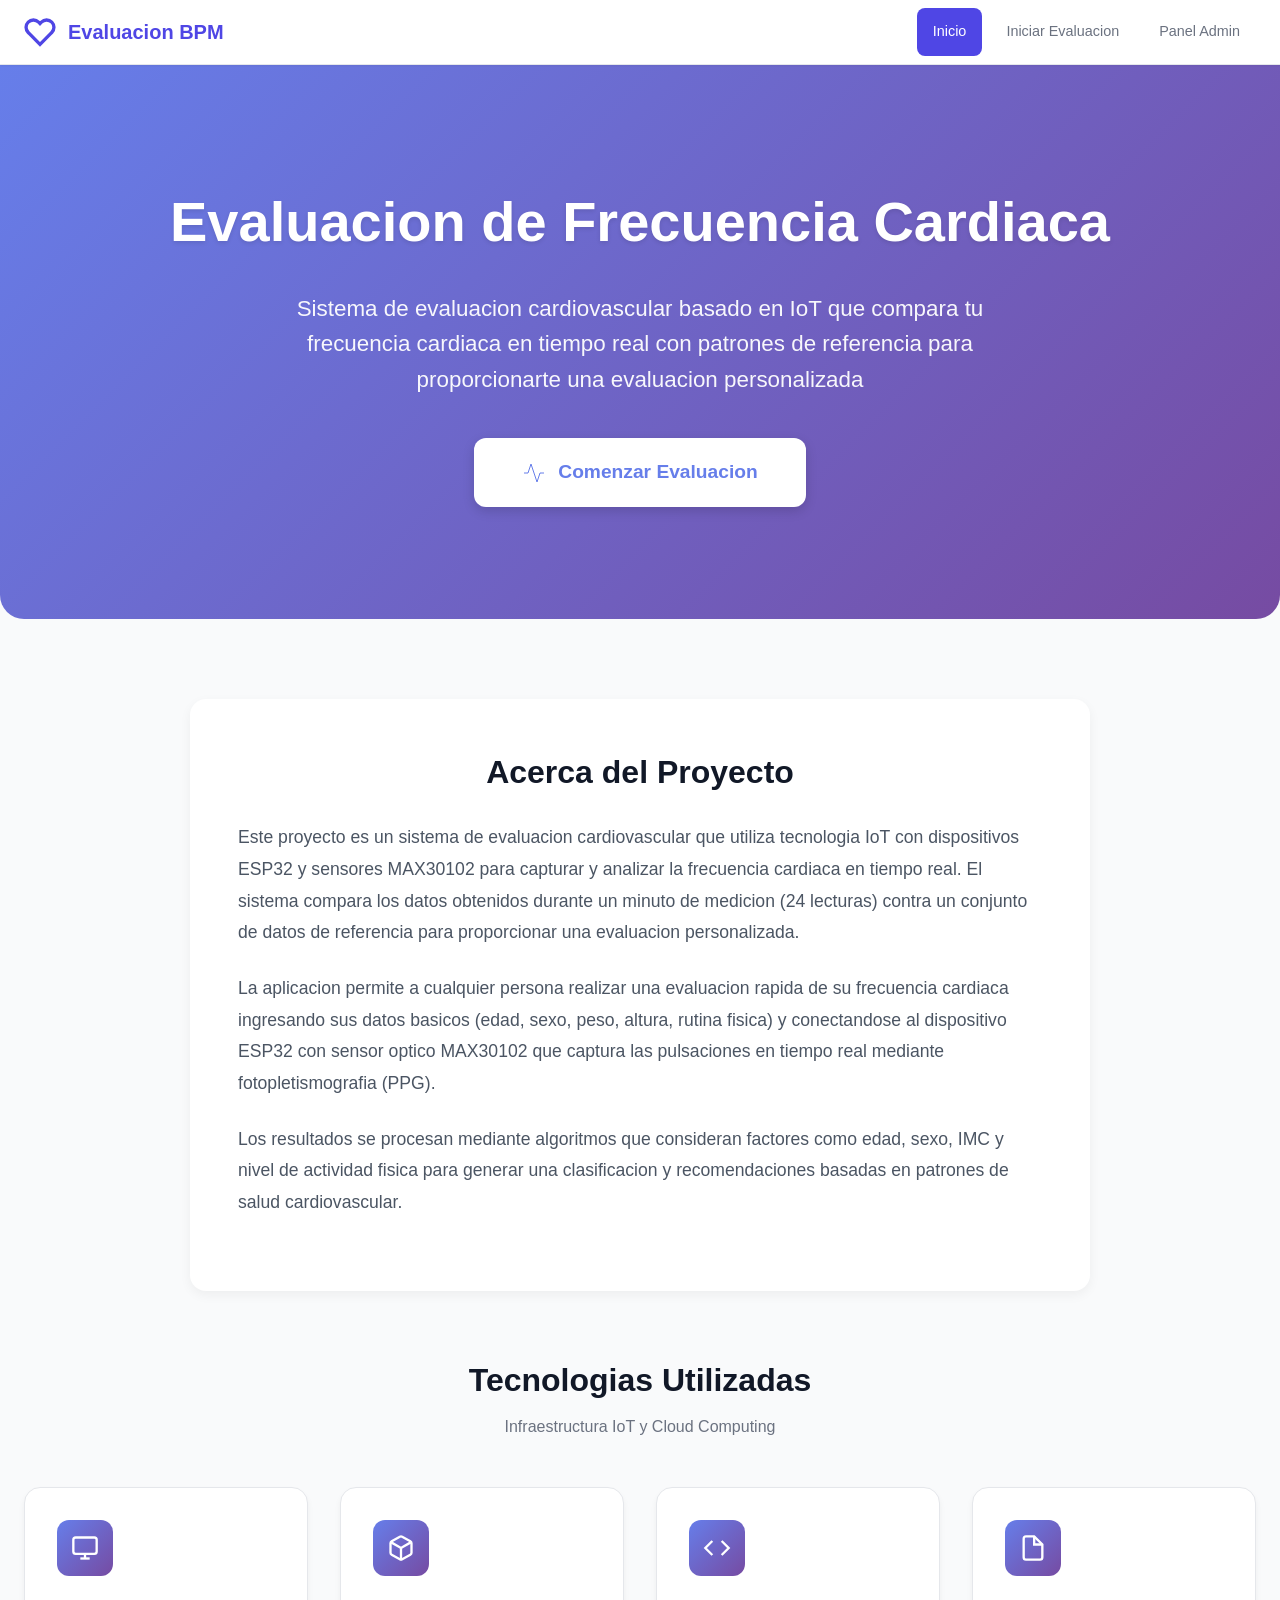
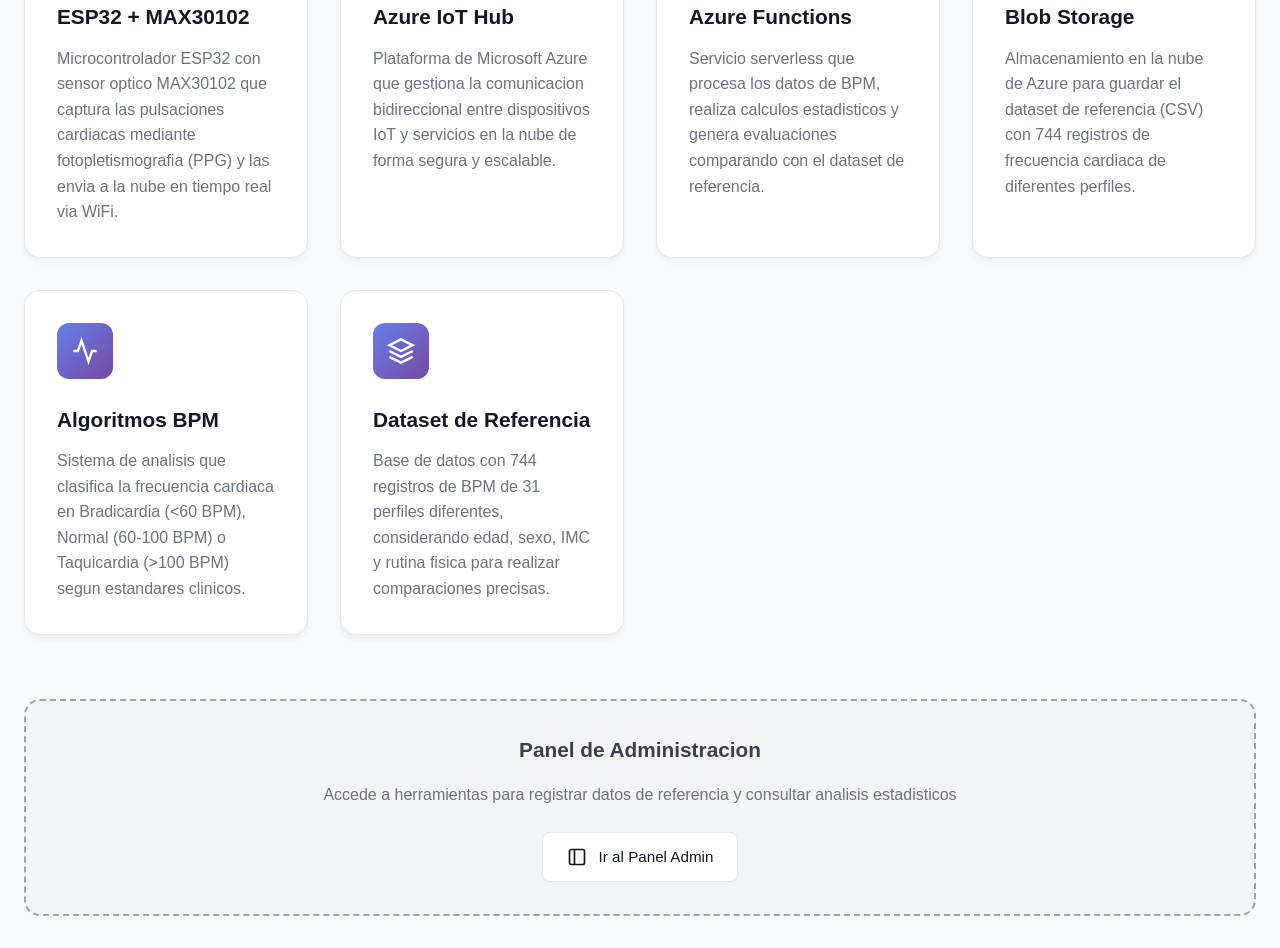
<file: index.html>
<!DOCTYPE html>
<html lang="es">
<head>
  <meta charset="UTF-8">
  <meta name="viewport" content="width=device-width, initial-scale=1.0">
  <title>Evaluacion de Frecuencia Cardiaca - Proyecto IoT</title>
  <link rel="stylesheet" href="css/global.css">
  <style>
    .hero {
      background: linear-gradient(135deg, #667eea 0%, #764ba2 100%);
      color: white;
      padding: 5rem 0;
      text-align: center;
      margin-bottom: 3rem;
      border-radius: 0 0 24px 24px;
    }
    
    .hero-title {
      font-size: 3.5rem;
      font-weight: 800;
      margin-bottom: 1.5rem;
      text-shadow: 0 2px 4px rgba(0,0,0,0.1);
    }
    
    .hero-subtitle {
      font-size: 1.4rem;
      opacity: 0.95;
      max-width: 700px;
      margin: 0 auto 2.5rem;
      line-height: 1.6;
    }
    
    .hero-btn-primary {
      background: white;
      color: #667eea;
      padding: 1.2rem 3rem;
      border-radius: 12px;
      text-decoration: none;
      font-weight: 700;
      font-size: 1.2rem;
      transition: all 0.3s;
      box-shadow: 0 4px 12px rgba(0,0,0,0.15);
      display: inline-flex;
      align-items: center;
      gap: 0.75rem;
    }
    
    .hero-btn-primary:hover {
      transform: translateY(-3px);
      box-shadow: 0 8px 16px rgba(0,0,0,0.2);
    }
    
    .hero-btn-primary svg {
      width: 24px;
      height: 24px;
    }
    
    .about-section {
      max-width: 900px;
      margin: 0 auto 4rem;
      padding: 3rem;
      background: white;
      border-radius: 16px;
      box-shadow: 0 4px 12px rgba(0,0,0,0.05);
    }
    
    .about-title {
      font-size: 2rem;
      font-weight: 700;
      margin-bottom: 1.5rem;
      color: #111827;
      text-align: center;
    }
    
    .about-text {
      font-size: 1.1rem;
      line-height: 1.8;
      color: #4B5563;
      margin-bottom: 1.5rem;
    }
    
    .tech-grid {
      display: grid;
      grid-template-columns: repeat(auto-fit, minmax(280px, 1fr));
      gap: 2rem;
      margin-top: 3rem;
    }
    
    .tech-card {
      background: white;
      padding: 2rem;
      border-radius: 16px;
      box-shadow: 0 4px 6px rgba(0,0,0,0.05);
      border: 1px solid #E5E7EB;
      transition: all 0.3s;
    }
    
    .tech-card:hover {
      transform: translateY(-4px);
      box-shadow: 0 12px 24px rgba(0,0,0,0.1);
    }
    
    .tech-icon {
      width: 56px;
      height: 56px;
      background: linear-gradient(135deg, #667eea 0%, #764ba2 100%);
      border-radius: 12px;
      display: flex;
      align-items: center;
      justify-content: center;
      margin-bottom: 1.5rem;
    }
    
    .tech-icon svg {
      width: 28px;
      height: 28px;
      stroke: white;
      stroke-width: 2px;
    }
    
    .tech-title {
      font-size: 1.3rem;
      font-weight: 700;
      margin-bottom: 0.75rem;
      color: #111827;
    }
    
    .tech-description {
      color: #6B7280;
      line-height: 1.6;
    }
    
    .admin-banner {
      background: #F3F4F6;
      border: 2px dashed #9CA3AF;
      border-radius: 16px;
      padding: 2rem;
      text-align: center;
      margin-top: 4rem;
    }
    
    .admin-banner h3 {
      font-size: 1.3rem;
      color: #374151;
      margin-bottom: 1rem;
    }
    
    .admin-banner p {
      color: #6B7280;
      margin-bottom: 1.5rem;
    }
    
    @media (max-width: 768px) {
      .hero-title {
        font-size: 2.2rem;
      }
      
      .hero-subtitle {
        font-size: 1.1rem;
      }
      
      .tech-grid {
        grid-template-columns: 1fr;
      }
    }
  </style>
</head>
<body>
  <!-- Navigation -->
  <nav class="navbar">
    <div class="nav-container">
      <a href="index.html" class="nav-brand">
        <svg class="brand-icon" viewBox="0 0 24 24" fill="none" stroke="currentColor">
          <path d="M20.84 4.61a5.5 5.5 0 00-7.78 0L12 5.67l-1.06-1.06a5.5 5.5 0 00-7.78 7.78l1.06 1.06L12 21.23l7.78-7.78 1.06-1.06a5.5 5.5 0 000-7.78z"/>
        </svg>
        Evaluacion BPM
      </a>
      <button class="nav-toggle" onclick="toggleMenu()">
        <svg viewBox="0 0 24 24" fill="none" stroke="currentColor">
          <line x1="3" y1="12" x2="21" y2="12"/>
          <line x1="3" y1="6" x2="21" y2="6"/>
          <line x1="3" y1="18" x2="21" y2="18"/>
        </svg>
      </button>
      <div class="nav-menu" id="navMenu">
        <a href="index.html" class="nav-link active">Inicio</a>
        <a href="evaluacion.html" class="nav-link">Iniciar Evaluacion</a>
        <a href="admin.html" class="nav-link">Panel Admin</a>
      </div>
    </div>
  </nav>

  <!-- Hero Section -->
  <div class="hero">
    <div class="container">
      <h1 class="hero-title">Evaluacion de Frecuencia Cardiaca</h1>
      <p class="hero-subtitle">
        Sistema de evaluacion cardiovascular basado en IoT que compara tu frecuencia cardiaca 
        en tiempo real con patrones de referencia para proporcionarte una evaluacion personalizada
      </p>
      <a href="evaluacion.html" class="hero-btn-primary">
        <svg viewBox="0 0 24 24" fill="none" stroke="currentColor">
          <polyline points="22 12 18 12 15 21 9 3 6 12 2 12"/>
        </svg>
        Comenzar Evaluacion
      </a>
    </div>
  </div>

  <!-- Main Content -->
  <div class="container">
    <!-- About Section -->
    <div class="about-section">
      <h2 class="about-title">Acerca del Proyecto</h2>
      <p class="about-text">
        Este proyecto es un sistema de evaluacion cardiovascular que utiliza tecnologia IoT 
        con dispositivos ESP32 y sensores MAX30102 para capturar y analizar la frecuencia 
        cardiaca en tiempo real. El sistema compara los datos obtenidos durante un minuto 
        de medicion (24 lecturas) contra un conjunto de datos de referencia para proporcionar 
        una evaluacion personalizada.
      </p>
      <p class="about-text">
        La aplicacion permite a cualquier persona realizar una evaluacion rapida de su 
        frecuencia cardiaca ingresando sus datos basicos (edad, sexo, peso, altura, rutina fisica) 
        y conectandose al dispositivo ESP32 con sensor optico MAX30102 que captura las pulsaciones 
        en tiempo real mediante fotopletismografia (PPG).
      </p>
      <p class="about-text">
        Los resultados se procesan mediante algoritmos que consideran factores como edad, 
        sexo, IMC y nivel de actividad fisica para generar una clasificacion y recomendaciones 
        basadas en patrones de salud cardiovascular.
      </p>
    </div>

    <!-- Technology Stack -->
    <div class="page-header" style="text-align: center; margin-top: 4rem;">
      <h2 class="page-title">Tecnologias Utilizadas</h2>
      <p class="page-subtitle">Infraestructura IoT y Cloud Computing</p>
    </div>

    <div class="tech-grid">
      <div class="tech-card">
        <div class="tech-icon">
          <svg viewBox="0 0 24 24" fill="none" stroke="currentColor">
            <rect x="2" y="3" width="20" height="14" rx="2" ry="2"/>
            <line x1="8" y1="21" x2="16" y2="21"/>
            <line x1="12" y1="17" x2="12" y2="21"/>
          </svg>
        </div>
        <h3 class="tech-title">ESP32 + MAX30102</h3>
        <p class="tech-description">
          Microcontrolador ESP32 con sensor optico MAX30102 que captura las pulsaciones cardiacas 
          mediante fotopletismografia (PPG) y las envia a la nube en tiempo real via WiFi.
        </p>
      </div>

      <div class="tech-card">
        <div class="tech-icon">
          <svg viewBox="0 0 24 24" fill="none" stroke="currentColor">
            <path d="M21 16V8a2 2 0 00-1-1.73l-7-4a2 2 0 00-2 0l-7 4A2 2 0 003 8v8a2 2 0 001 1.73l7 4a2 2 0 002 0l7-4A2 2 0 0021 16z"/>
            <polyline points="3.27 6.96 12 12.01 20.73 6.96"/>
            <line x1="12" y1="22.08" x2="12" y2="12"/>
          </svg>
        </div>
        <h3 class="tech-title">Azure IoT Hub</h3>
        <p class="tech-description">
          Plataforma de Microsoft Azure que gestiona la comunicacion bidireccional entre 
          dispositivos IoT y servicios en la nube de forma segura y escalable.
        </p>
      </div>

      <div class="tech-card">
        <div class="tech-icon">
          <svg viewBox="0 0 24 24" fill="none" stroke="currentColor">
            <polyline points="16 18 22 12 16 6"/>
            <polyline points="8 6 2 12 8 18"/>
          </svg>
        </div>
        <h3 class="tech-title">Azure Functions</h3>
        <p class="tech-description">
          Servicio serverless que procesa los datos de BPM, realiza calculos estadisticos 
          y genera evaluaciones comparando con el dataset de referencia.
        </p>
      </div>

      <div class="tech-card">
        <div class="tech-icon">
          <svg viewBox="0 0 24 24" fill="none" stroke="currentColor">
            <path d="M13 2H6a2 2 0 00-2 2v16a2 2 0 002 2h12a2 2 0 002-2V9z"/>
            <polyline points="13 2 13 9 20 9"/>
          </svg>
        </div>
        <h3 class="tech-title">Blob Storage</h3>
        <p class="tech-description">
          Almacenamiento en la nube de Azure para guardar el dataset de referencia (CSV) 
          con 744 registros de frecuencia cardiaca de diferentes perfiles.
        </p>
      </div>

      <div class="tech-card">
        <div class="tech-icon">
          <svg viewBox="0 0 24 24" fill="none" stroke="currentColor">
            <polyline points="22 12 18 12 15 21 9 3 6 12 2 12"/>
          </svg>
        </div>
        <h3 class="tech-title">Algoritmos BPM</h3>
        <p class="tech-description">
          Sistema de analisis que clasifica la frecuencia cardiaca en Bradicardia (&lt;60 BPM), 
          Normal (60-100 BPM) o Taquicardia (&gt;100 BPM) segun estandares clinicos.
        </p>
      </div>

      <div class="tech-card">
        <div class="tech-icon">
          <svg viewBox="0 0 24 24" fill="none" stroke="currentColor">
            <path d="M12 2L2 7l10 5 10-5-10-5zM2 17l10 5 10-5M2 12l10 5 10-5"/>
          </svg>
        </div>
        <h3 class="tech-title">Dataset de Referencia</h3>
        <p class="tech-description">
          Base de datos con 744 registros de BPM de 31 perfiles diferentes, considerando 
          edad, sexo, IMC y rutina fisica para realizar comparaciones precisas.
        </p>
      </div>
    </div>

    <!-- Admin Banner -->
    <div class="admin-banner">
      <h3>Panel de Administracion</h3>
      <p>Accede a herramientas para registrar datos de referencia y consultar analisis estadisticos</p>
      <a href="admin.html" class="btn btn-secondary">
        <svg viewBox="0 0 24 24" fill="none" stroke="currentColor" style="width: 20px; height: 20px;">
          <rect x="3" y="3" width="18" height="18" rx="2" ry="2"/>
          <line x1="9" y1="3" x2="9" y2="21"/>
        </svg>
        Ir al Panel Admin
      </a>
    </div>
  </div>

  <script>
    function toggleMenu() {
      const menu = document.getElementById('navMenu');
      menu.classList.toggle('active');
    }
  </script>
</body>
</html>
</file>
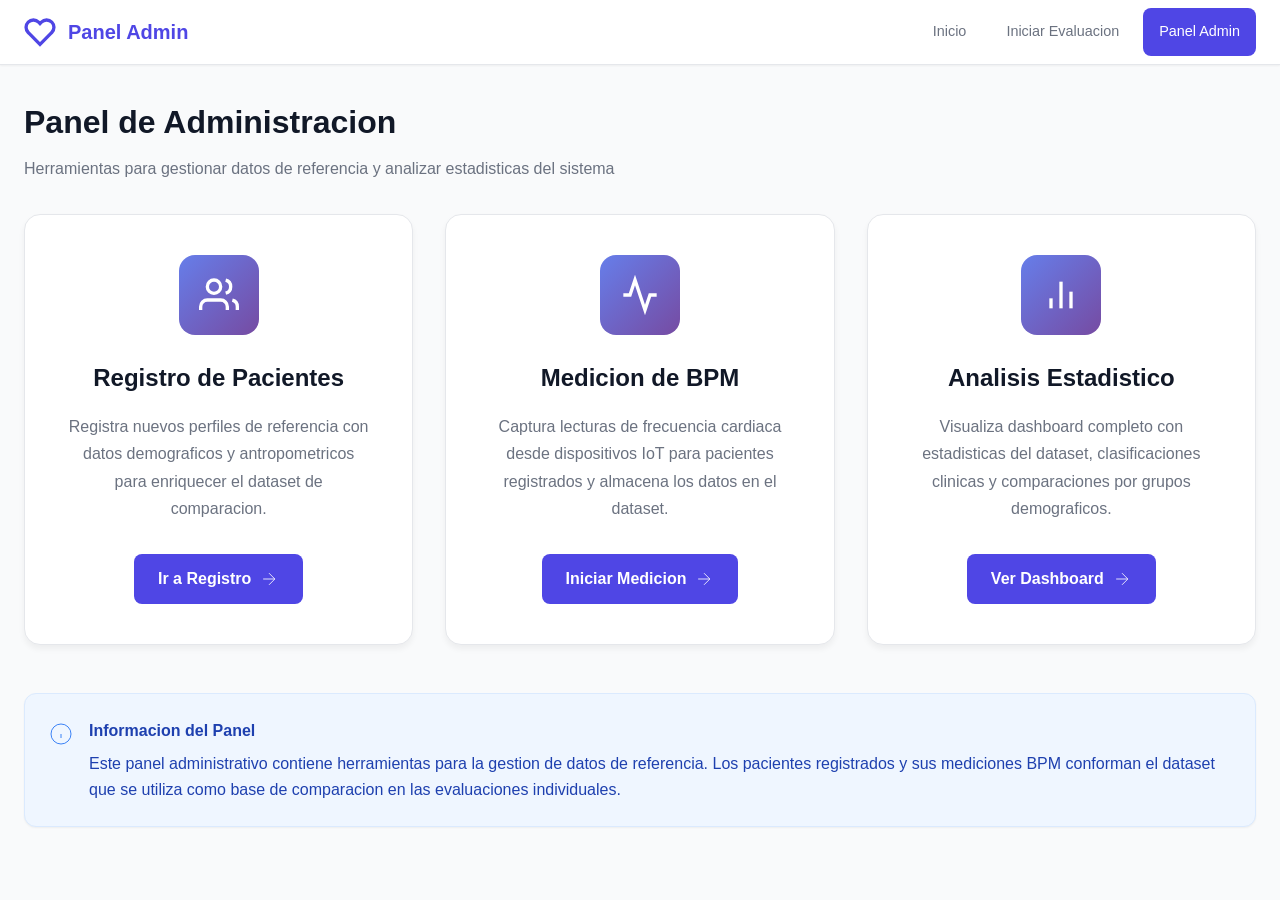
<file: admin.html>
<!DOCTYPE html>
<html lang="es">
<head>
  <meta charset="UTF-8">
  <meta name="viewport" content="width=device-width, initial-scale=1.0">
  <title>Panel de Administracion - Sistema BPM</title>
  <link rel="stylesheet" href="css/global.css">
  <style>
    .admin-grid {
      display: grid;
      grid-template-columns: repeat(auto-fit, minmax(320px, 1fr));
      gap: 2rem;
      margin-top: 2rem;
    }
    
    .admin-card {
      background: white;
      padding: 2.5rem;
      border-radius: 16px;
      box-shadow: 0 4px 6px rgba(0,0,0,0.05);
      border: 1px solid #E5E7EB;
      transition: all 0.3s;
      text-align: center;
    }
    
    .admin-card:hover {
      transform: translateY(-4px);
      box-shadow: 0 12px 24px rgba(0,0,0,0.1);
    }
    
    .admin-icon {
      width: 80px;
      height: 80px;
      background: linear-gradient(135deg, #667eea 0%, #764ba2 100%);
      border-radius: 16px;
      display: flex;
      align-items: center;
      justify-content: center;
      margin: 0 auto 1.5rem;
    }
    
    .admin-icon svg {
      width: 40px;
      height: 40px;
      stroke: white;
      stroke-width: 2px;
    }
    
    .admin-card-title {
      font-size: 1.5rem;
      font-weight: 700;
      margin-bottom: 1rem;
      color: #111827;
    }
    
    .admin-card-description {
      color: #6B7280;
      line-height: 1.7;
      margin-bottom: 2rem;
    }
    
    .admin-card-button {
      display: inline-flex;
      align-items: center;
      gap: 0.5rem;
      padding: 0.75rem 1.5rem;
      background: var(--primary);
      color: white;
      text-decoration: none;
      border-radius: 8px;
      font-weight: 600;
      transition: all 0.3s;
    }
    
    .admin-card-button:hover {
      background: var(--primary-dark);
      transform: translateX(4px);
    }
    
    .admin-card-button svg {
      width: 20px;
      height: 20px;
    }
  </style>
</head>
<body>
  <!-- Navigation -->
  <nav class="navbar">
    <div class="nav-container">
      <a href="index.html" class="nav-brand">
        <svg class="brand-icon" viewBox="0 0 24 24" fill="none" stroke="currentColor">
          <path d="M20.84 4.61a5.5 5.5 0 00-7.78 0L12 5.67l-1.06-1.06a5.5 5.5 0 00-7.78 7.78l1.06 1.06L12 21.23l7.78-7.78 1.06-1.06a5.5 5.5 0 000-7.78z"/>
        </svg>
        Panel Admin
      </a>
      <button class="nav-toggle" onclick="toggleMenu()">
        <svg viewBox="0 0 24 24" fill="none" stroke="currentColor">
          <line x1="3" y1="12" x2="21" y2="12"/>
          <line x1="3" y1="6" x2="21" y2="6"/>
          <line x1="3" y1="18" x2="21" y2="18"/>
        </svg>
      </button>
      <div class="nav-menu" id="navMenu">
        <a href="index.html" class="nav-link">Inicio</a>
        <a href="evaluacion.html" class="nav-link">Iniciar Evaluacion</a>
        <a href="admin.html" class="nav-link active">Panel Admin</a>
      </div>
    </div>
  </nav>

  <!-- Main Content -->
  <div class="container">
    <div class="page-header">
      <h1 class="page-title">Panel de Administracion</h1>
      <p class="page-subtitle">
        Herramientas para gestionar datos de referencia y analizar estadisticas del sistema
      </p>
    </div>

    <div class="admin-grid">
      <!-- Registro de Pacientes -->
      <div class="admin-card">
        <div class="admin-icon">
          <svg viewBox="0 0 24 24" fill="none" stroke="currentColor">
            <path d="M17 21v-2a4 4 0 00-4-4H5a4 4 0 00-4 4v2"/>
            <circle cx="9" cy="7" r="4"/>
            <path d="M23 21v-2a4 4 0 00-3-3.87M16 3.13a4 4 0 010 7.75"/>
          </svg>
        </div>
        <h3 class="admin-card-title">Registro de Pacientes</h3>
        <p class="admin-card-description">
          Registra nuevos perfiles de referencia con datos demograficos y antropometricos 
          para enriquecer el dataset de comparacion.
        </p>
        <a href="registro.html" class="admin-card-button">
          Ir a Registro
          <svg viewBox="0 0 24 24" fill="none" stroke="currentColor">
            <line x1="5" y1="12" x2="19" y2="12"/>
            <polyline points="12 5 19 12 12 19"/>
          </svg>
        </a>
      </div>

      <!-- Medicion BPM -->
      <div class="admin-card">
        <div class="admin-icon">
          <svg viewBox="0 0 24 24" fill="none" stroke="currentColor">
            <polyline points="22 12 18 12 15 21 9 3 6 12 2 12"/>
          </svg>
        </div>
        <h3 class="admin-card-title">Medicion de BPM</h3>
        <p class="admin-card-description">
          Captura lecturas de frecuencia cardiaca desde dispositivos IoT para pacientes 
          registrados y almacena los datos en el dataset.
        </p>
        <a href="medicion.html" class="admin-card-button">
          Iniciar Medicion
          <svg viewBox="0 0 24 24" fill="none" stroke="currentColor">
            <line x1="5" y1="12" x2="19" y2="12"/>
            <polyline points="12 5 19 12 12 19"/>
          </svg>
        </a>
      </div>

      <!-- Analisis de Datos -->
      <div class="admin-card">
        <div class="admin-icon">
          <svg viewBox="0 0 24 24" fill="none" stroke="currentColor">
            <line x1="18" y1="20" x2="18" y2="10"/>
            <line x1="12" y1="20" x2="12" y2="4"/>
            <line x1="6" y1="20" x2="6" y2="14"/>
          </svg>
        </div>
        <h3 class="admin-card-title">Analisis Estadistico</h3>
        <p class="admin-card-description">
          Visualiza dashboard completo con estadisticas del dataset, clasificaciones clinicas 
          y comparaciones por grupos demograficos.
        </p>
        <a href="analisis-pro.html" class="admin-card-button">
          Ver Dashboard
          <svg viewBox="0 0 24 24" fill="none" stroke="currentColor">
            <line x1="5" y1="12" x2="19" y2="12"/>
            <polyline points="12 5 19 12 12 19"/>
          </svg>
        </a>
      </div>
    </div>

    <!-- Info Card -->
    <div class="card" style="margin-top: 3rem; background: #EFF6FF; border: 1px solid #DBEAFE;">
      <div class="card-body">
        <div style="display: flex; gap: 1rem; align-items: start;">
          <svg style="width: 24px; height: 24px; stroke: #3B82F6; flex-shrink: 0; margin-top: 0.25rem;" viewBox="0 0 24 24" fill="none">
            <circle cx="12" cy="12" r="10"/>
            <path d="M12 16v-4M12 8h.01"/>
          </svg>
          <div>
            <h4 style="font-weight: 600; color: #1E40AF; margin-bottom: 0.5rem;">Informacion del Panel</h4>
            <p style="color: #1E40AF; line-height: 1.6;">
              Este panel administrativo contiene herramientas para la gestion de datos de referencia. 
              Los pacientes registrados y sus mediciones BPM conforman el dataset que se utiliza 
              como base de comparacion en las evaluaciones individuales.
            </p>
          </div>
        </div>
      </div>
    </div>
  </div>

  <script>
    function toggleMenu() {
      const menu = document.getElementById('navMenu');
      menu.classList.toggle('active');
    }
  </script>
</body>
</html>
</file>
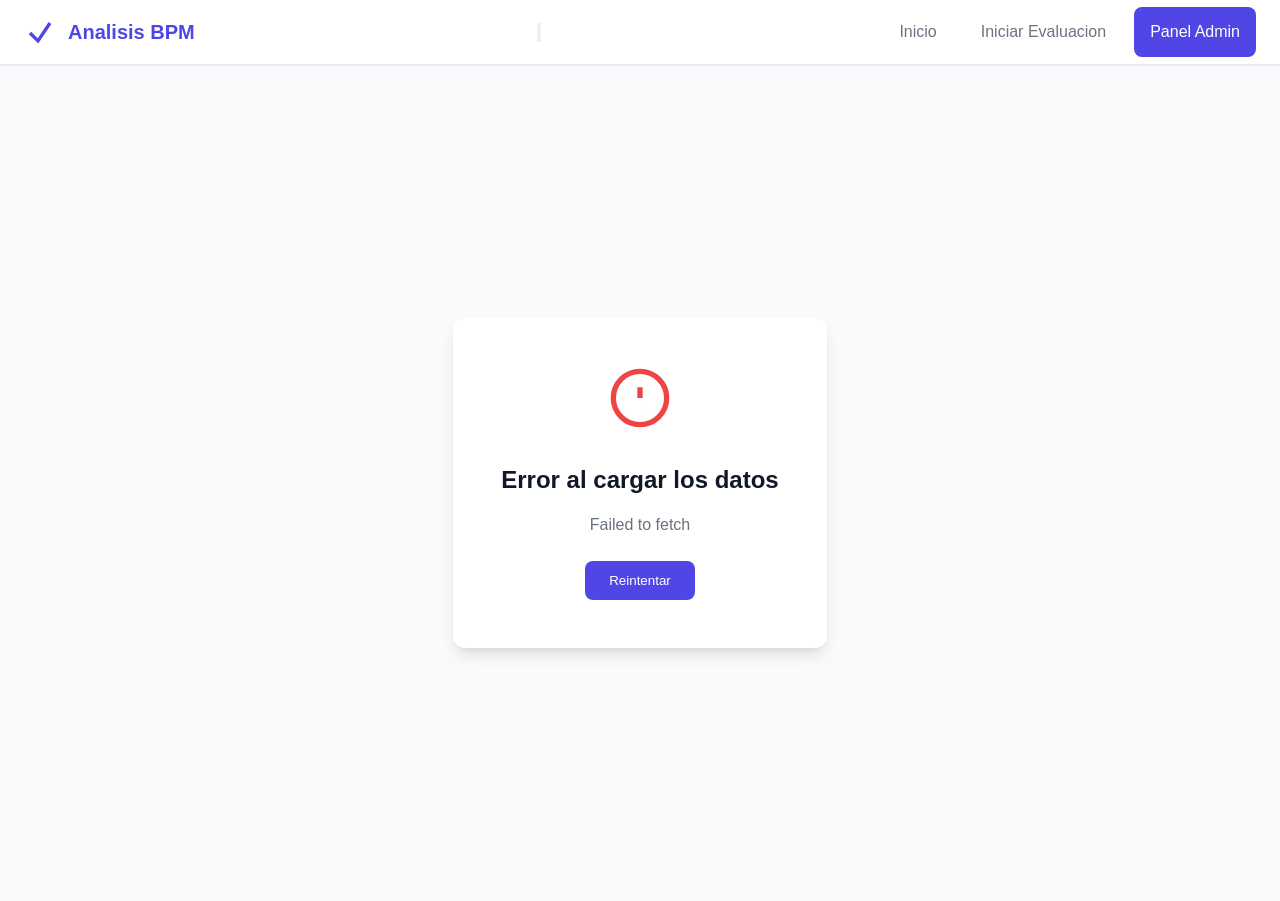
<file: analisis-pro.html>
<!DOCTYPE html>
<html lang="es">
<head>
  <meta charset="UTF-8">
  <meta name="viewport" content="width=device-width, initial-scale=1.0">
  <title>Análisis Cardíaco - Dashboard Profesional</title>
  <link rel="stylesheet" href="css/analisis-pro.css">
  <script src="js/chart.umd.min.js"></script>
<script src="js/analisis-pro.js"></script>
</head>
<body>
  <!-- Navigation Header -->
  <nav class="navbar">
    <div class="nav-container">
      <div class="nav-brand">
        <svg class="brand-icon" viewBox="0 0 24 24" fill="none" stroke="currentColor">
          <path d="M4.5 12.75l6 6 9-13.5"/>
        </svg>
        <span class="brand-text">Analisis BPM</span>
      </div>
      <button class="nav-toggle" onclick="toggleMenu()">
        <svg viewBox="0 0 24 24" fill="none" stroke="currentColor">
          <line x1="3" y1="12" x2="21" y2="12"/>
          <line x1="3" y1="6" x2="21" y2="6"/>
          <line x1="3" y1="18" x2="21" y2="18"/>
        </svg>
      </button>
      <div class="nav-menu" id="navMenu">
        <a href="index.html" class="nav-link">Inicio</a>
        <a href="evaluacion.html" class="nav-link">Iniciar Evaluacion</a>
        <a href="admin.html" class="nav-link active">Panel Admin</a>
      </div>
    </div>
  </nav>

  <!-- Loading State -->
  <div id="loading" class="loading-container">
    <div class="spinner"></div>
    <p class="loading-text">Cargando datos de análisis...</p>
  </div>

  <!-- Error State -->
  <div id="errorContainer" class="error-container hidden">
    <div class="error-card">
      <svg class="error-icon" viewBox="0 0 24 24" fill="none" stroke="currentColor">
        <circle cx="12" cy="12" r="10"/>
        <line x1="12" y1="8" x2="12" y2="12"/>
        <line x1="12" y1="16" x2="12.01" y2="16"/>
      </svg>
      <h3 class="error-title">Error al cargar los datos</h3>
      <p id="errorMessage" class="error-message"></p>
      <button onclick="location.reload()" class="error-button">Reintentar</button>
    </div>
  </div>

  <!-- Main Dashboard -->
  <main id="dashboard" class="dashboard hidden">
    <!-- Page Header -->
    <div class="page-header">
      <div>
        <h1 class="page-title">Análisis de Frecuencia Cardíaca</h1>
        <p class="page-subtitle">Resumen estadístico de 30 pacientes monitoreados</p>
      </div>
      <div class="header-actions">
        <button class="btn-secondary" onclick="window.print()">
          <svg viewBox="0 0 24 24" fill="none" stroke="currentColor">
            <path d="M6 9V2h12v7M6 18H4a2 2 0 01-2-2v-5a2 2 0 012-2h16a2 2 0 012 2v5a2 2 0 01-2 2h-2"/>
            <rect x="6" y="14" width="12" height="8"/>
          </svg>
          Imprimir
        </button>
        <button class="btn-primary" onclick="exportarDatos()">
          <svg viewBox="0 0 24 24" fill="none" stroke="currentColor">
            <path d="M21 15v4a2 2 0 01-2 2H5a2 2 0 01-2-2v-4M7 10l5 5 5-5M12 15V3"/>
          </svg>
          Exportar
        </button>
      </div>
    </div>

    <!-- Metrics Cards -->
    <div class="metrics-grid">
      <div class="metric-card">
        <div class="metric-icon metric-icon-blue">
          <svg viewBox="0 0 24 24" fill="none" stroke="currentColor">
            <path d="M17 21v-2a4 4 0 00-4-4H5a4 4 0 00-4 4v2"/>
            <circle cx="9" cy="7" r="4"/>
            <path d="M23 21v-2a4 4 0 00-3-3.87M16 3.13a4 4 0 010 7.75"/>
          </svg>
        </div>
        <div class="metric-content">
          <p class="metric-label">Total Pacientes</p>
          <h2 id="totalPacientes" class="metric-value">--</h2>
          <p class="metric-trend trend-neutral">
            <span>Monitoreados activamente</span>
          </p>
        </div>
      </div>

      <div class="metric-card">
        <div class="metric-icon metric-icon-green">
          <svg viewBox="0 0 24 24" fill="none" stroke="currentColor">
            <polyline points="22 12 18 12 15 21 9 3 6 12 2 12"/>
          </svg>
        </div>
        <div class="metric-content">
          <p class="metric-label">Lecturas Totales</p>
          <h2 id="totalMuestras" class="metric-value">--</h2>
          <p class="metric-trend trend-positive">
            <svg viewBox="0 0 24 24" fill="none" stroke="currentColor">
              <polyline points="23 6 13.5 15.5 8.5 10.5 1 18"/>
            </svg>
            <span id="lecturasPorPaciente">24 por paciente</span>
          </p>
        </div>
      </div>

      <div class="metric-card">
        <div class="metric-icon metric-icon-purple">
          <svg viewBox="0 0 24 24" fill="none" stroke="currentColor">
            <path d="M20.84 4.61a5.5 5.5 0 00-7.78 0L12 5.67l-1.06-1.06a5.5 5.5 0 00-7.78 7.78l1.06 1.06L12 21.23l7.78-7.78 1.06-1.06a5.5 5.5 0 000-7.78z"/>
          </svg>
        </div>
        <div class="metric-content">
          <p class="metric-label">BPM Promedio</p>
          <h2 id="promedioGeneral" class="metric-value">--</h2>
          <p class="metric-trend trend-neutral">
            <span>Rango saludable</span>
          </p>
        </div>
      </div>

      <div class="metric-card">
        <div class="metric-icon metric-icon-orange">
          <svg viewBox="0 0 24 24" fill="none" stroke="currentColor">
            <line x1="12" y1="1" x2="12" y2="23"/>
            <path d="M17 5H9.5a3.5 3.5 0 000 7h5a3.5 3.5 0 010 7H6"/>
          </svg>
        </div>
        <div class="metric-content">
          <p class="metric-label">Rango BPM</p>
          <h2 id="rangoBpm" class="metric-value">--</h2>
          <p class="metric-trend trend-neutral">
            <span>Min - Max</span>
          </p>
        </div>
      </div>
    </div>

    <!-- Main Content Grid -->
    <div class="content-grid">
      <!-- Left Column: Executive Summary -->
      <div class="content-left">
        <div class="card">
          <div class="card-header">
            <h3 class="card-title">Resumen Ejecutivo</h3>
            <span class="card-badge">Análisis Completo</span>
          </div>
          <div class="card-body">
            <div id="resumenEjecutivo" class="executive-summary">
              <!-- Dynamic content -->
            </div>

            <div class="summary-section">
              <h4 class="summary-title">Clasificación Clínica</h4>
              <div class="classification-list">
                <div class="classification-item classification-low">
                  <div class="classification-header">
                    <span class="classification-label">Bradicardia</span>
                    <span id="bradicardia" class="classification-value">-- (--%)span>
                  </div>
                  <div class="classification-bar">
                    <div id="barBradicardia" class="classification-fill" style="width: 0%"></div>
                  </div>
                  <p class="classification-desc">Frecuencia cardíaca < 60 BPM</p>
                </div>

                <div class="classification-item classification-normal">
                  <div class="classification-header">
                    <span class="classification-label">Normal</span>
                    <span id="normal" class="classification-value">-- (--%)span>
                  </div>
                  <div class="classification-bar">
                    <div id="barNormal" class="classification-fill" style="width: 0%"></div>
                  </div>
                  <p class="classification-desc">Frecuencia cardíaca 60-100 BPM</p>
                </div>

                <div class="classification-item classification-high">
                  <div class="classification-header">
                    <span class="classification-label">Taquicardia</span>
                    <span id="elevado" class="classification-value">-- (--%)span>
                  </div>
                  <div class="classification-bar">
                    <div id="barElevado" class="classification-fill" style="width: 0%"></div>
                  </div>
                  <p class="classification-desc">Frecuencia cardíaca > 100 BPM</p>
                </div>
              </div>
            </div>

            <div class="summary-section">
              <h4 class="summary-title">Hallazgos Principales</h4>
              <div id="hallazgos" class="findings-list">
                <!-- Dynamic content -->
              </div>
            </div>
          </div>
        </div>
      </div>

      <!-- Right Column: Charts -->
      <div class="content-right">
        <!-- Distribution Chart -->
        <div class="card">
          <div class="card-header">
            <h3 class="card-title">Distribución de Clasificación</h3>
            <select class="card-select" id="chartTypeSelect" onchange="cambiarTipoGrafica()">
              <option value="doughnut">Gráfica de Dona</option>
              <option value="pie">Gráfica Circular</option>
              <option value="bar">Gráfica de Barras</option>
            </select>
          </div>
          <div class="card-body">
            <div class="chart-container">
              <canvas id="chartClasificacion"></canvas>
            </div>
            <div id="chartLegend" class="chart-legend">
              <!-- Dynamic legend -->
            </div>
          </div>
        </div>

        <!-- Comparison Charts Grid -->
        <div class="charts-grid">
          <div class="card">
            <div class="card-header">
              <h3 class="card-title">Por Grupo de Edad</h3>
            </div>
            <div class="card-body">
              <div class="chart-container-small">
                <canvas id="chartEdad"></canvas>
              </div>
            </div>
          </div>

          <div class="card">
            <div class="card-header">
              <h3 class="card-title">Por Sexo</h3>
            </div>
            <div class="card-body">
              <div class="chart-container-small">
                <canvas id="chartSexo"></canvas>
              </div>
            </div>
          </div>

          <div class="card">
            <div class="card-header">
              <h3 class="card-title">Por Rutina Física</h3>
            </div>
            <div class="card-body">
              <div class="chart-container-small">
                <canvas id="chartRutina"></canvas>
              </div>
            </div>
          </div>
        </div>
      </div>
    </div>

    <!-- Data Table -->
    <div class="card">
      <div class="card-header">
        <h3 class="card-title">Promedios Detallados por Grupo</h3>
        <button class="btn-icon" onclick="toggleTable()">
          <svg id="tableToggleIcon" viewBox="0 0 24 24" fill="none" stroke="currentColor">
            <polyline points="6 9 12 15 18 9"/>
          </svg>
        </button>
      </div>
      <div id="dataTable" class="card-body">
        <div class="table-container">
          <table class="data-table">
            <thead>
              <tr>
                <th>Categoría</th>
                <th>Grupo</th>
                <th>BPM Promedio</th>
                <th>Lecturas</th>
                <th>Clasificación</th>
              </tr>
            </thead>
            <tbody id="tableBody">
              <!-- Dynamic rows -->
            </tbody>
          </table>
        </div>
      </div>
    </div>
  </main>

  <script>
    function toggleMenu() {
      const menu = document.getElementById('navMenu');
      menu.classList.toggle('active');
    }
  </script>
  <script src="js/analisis-pro.js"></script>
</body>
</html>
</file>
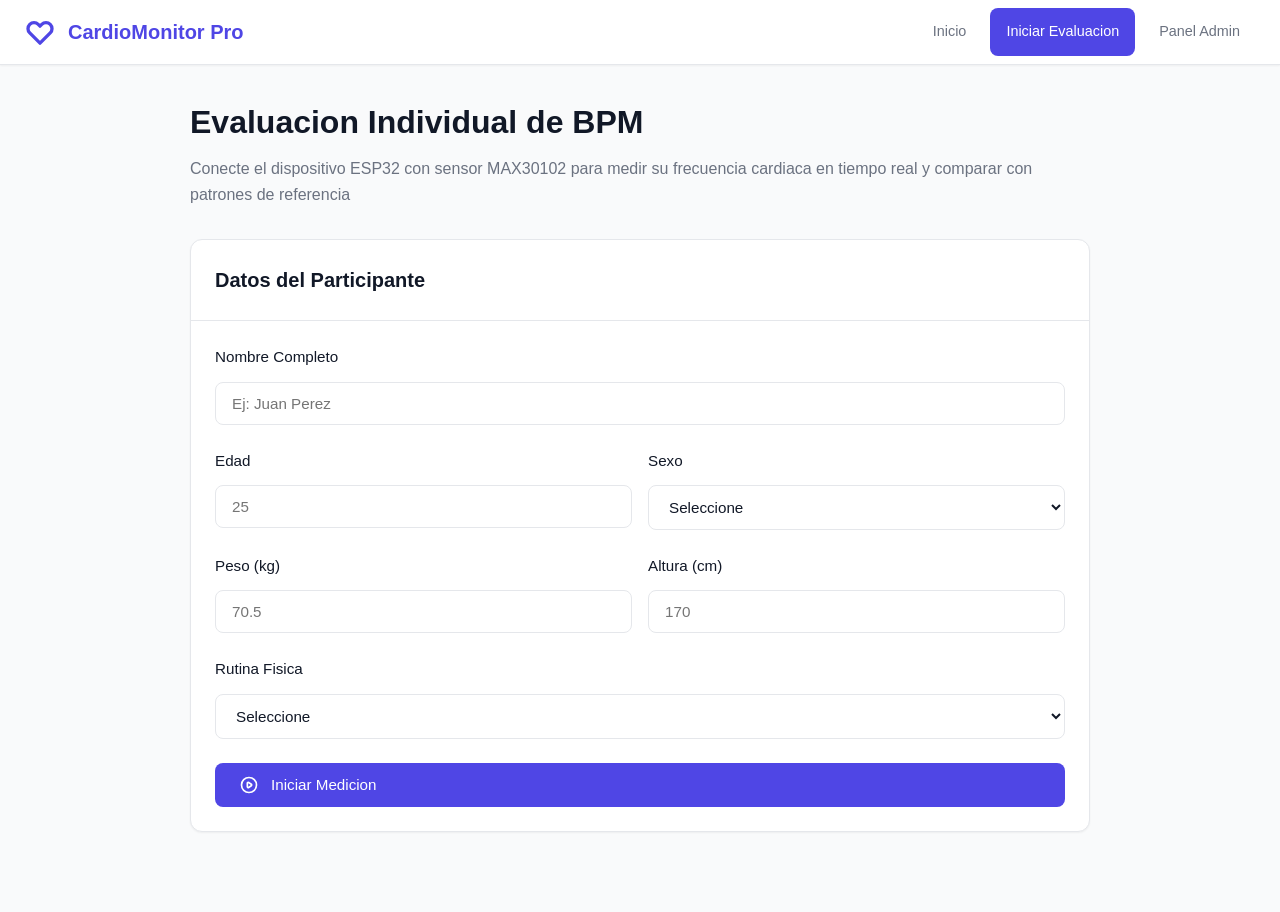
<file: evaluacion.html>
<!DOCTYPE html>
<html lang="es">
<head>
  <meta charset="UTF-8">
  <meta name="viewport" content="width=device-width, initial-scale=1.0">
  <title>Evaluacion BPM - CardioMonitor Pro</title>
  <link rel="stylesheet" href="css/global.css">
  <style>
    /* Estilos especificos de evaluacion */
    .evaluation-section {
      max-width: 900px;
      margin: 0 auto;
    }

    .form-section {
      margin-bottom: var(--spacing-2xl);
    }

    .measurement-panel {
      margin-top: var(--spacing-2xl);
      text-align: center;
    }

    .bpm-display-large {
      font-size: 5rem;
      font-weight: 700;
      color: var(--primary);
      margin: var(--spacing-xl) 0;
      text-shadow: 0 2px 4px rgba(0,0,0,0.1);
    }

    .measurement-counter {
      font-size: 1.25rem;
      color: var(--text-secondary);
      margin-bottom: var(--spacing-xl);
    }

    .measurement-stats {
      display: grid;
      grid-template-columns: repeat(3, 1fr);
      gap: var(--spacing-lg);
      margin-top: var(--spacing-xl);
    }

    .stat-box {
      background: var(--bg-tertiary);
      padding: var(--spacing-lg);
      border-radius: var(--border-radius-sm);
      text-align: center;
    }

    .stat-label {
      display: block;
      font-size: 0.875rem;
      color: var(--text-secondary);
      margin-bottom: var(--spacing-sm);
      text-transform: uppercase;
      letter-spacing: 0.05em;
    }

    .stat-value {
      display: block;
      font-size: 2rem;
      font-weight: 700;
      color: var(--text-primary);
    }

    .result-container {
      margin-top: var(--spacing-2xl);
    }

    .result-header {
      text-align: center;
      margin-bottom: var(--spacing-xl);
    }

    .result-header h2 {
      font-size: 1.75rem;
      color: var(--text-primary);
      margin-bottom: var(--spacing-sm);
    }

    .result-metrics {
      display: grid;
      grid-template-columns: repeat(2, 1fr);
      gap: var(--spacing-lg);
      margin-bottom: var(--spacing-xl);
    }

    .metric-card {
      background: var(--bg-tertiary);
      padding: var(--spacing-lg);
      border-radius: var(--border-radius);
      border-left: 4px solid var(--primary);
    }

    .metric-card strong {
      display: block;
      font-size: 0.875rem;
      color: var(--text-secondary);
      margin-bottom: var(--spacing-sm);
      text-transform: uppercase;
      letter-spacing: 0.05em;
    }

    .metric-card span {
      display: block;
      font-size: 1.5rem;
      font-weight: 700;
      color: var(--text-primary);
    }

    .interpretation-section {
      background: var(--bg-secondary);
      border: 1px solid var(--border-color);
      border-radius: var(--border-radius);
      padding: var(--spacing-xl);
      margin-bottom: var(--spacing-lg);
      line-height: 1.8;
    }

    .warning-banner {
      background: #FEF3C7;
      border: 1px solid var(--warning);
      border-radius: var(--border-radius-sm);
      padding: var(--spacing-md);
      text-align: center;
      color: #92400E;
      font-weight: 500;
    }

    .error-message {
      background: var(--danger);
      color: white;
      padding: var(--spacing-md);
      border-radius: var(--border-radius-sm);
      text-align: center;
    }

    .pulse-animation {
      animation: pulse 2s ease-in-out infinite;
    }

    @keyframes pulse {
      0%, 100% { opacity: 1; transform: scale(1); }
      50% { opacity: 0.8; transform: scale(1.05); }
    }

    @media (max-width: 768px) {
      .bpm-display-large {
        font-size: 3.5rem;
      }

      .measurement-stats {
        grid-template-columns: 1fr;
      }

      .result-metrics {
        grid-template-columns: 1fr;
      }

      .stat-value {
        font-size: 1.5rem;
      }
    }
  </style>
</head>
<body>

  <!-- Navigation -->
  <nav class="navbar">
    <div class="nav-container">
      <a href="index.html" class="nav-brand">
        <svg class="brand-icon" fill="none" stroke="currentColor" viewBox="0 0 24 24">
          <path stroke-linecap="round" stroke-linejoin="round" d="M4.318 6.318a4.5 4.5 0 000 6.364L12 20.364l7.682-7.682a4.5 4.5 0 00-6.364-6.364L12 7.636l-1.318-1.318a4.5 4.5 0 00-6.364 0z" />
        </svg>
        CardioMonitor Pro
      </a>
      
      <button class="nav-toggle" onclick="toggleMenu()">
        <svg fill="none" stroke="currentColor" viewBox="0 0 24 24">
          <path stroke-linecap="round" stroke-linejoin="round" stroke-width="2" d="M4 6h16M4 12h16M4 18h16" />
        </svg>
      </button>

      <div class="nav-menu" id="navMenu">
        <a href="index.html" class="nav-link">Inicio</a>
        <a href="evaluacion.html" class="nav-link active">Iniciar Evaluacion</a>
        <a href="admin.html" class="nav-link">Panel Admin</a>
      </div>
    </div>
  </nav>

  <!-- Main Content -->
  <div class="container">
    <div class="evaluation-section">
      
      <!-- Page Header -->
      <div class="page-header">
        <h1 class="page-title">Evaluacion Individual de BPM</h1>
        <p class="page-subtitle">
          Conecte el dispositivo ESP32 con sensor MAX30102 para medir su frecuencia cardiaca en tiempo real y comparar con patrones de referencia
        </p>
      </div>

      <!-- Form Section -->
      <div class="form-section">
        <div class="card">
          <div class="card-header">
            <h2 class="card-title">Datos del Participante</h2>
          </div>
          <div class="card-body">
            <form id="formEvaluacion">
              
              <div class="form-group">
                <label class="form-label">Nombre Completo</label>
                <input type="text" class="form-input" id="nombre" placeholder="Ej: Juan Perez" required>
              </div>

              <div class="form-row">
                <div class="form-group">
                  <label class="form-label">Edad</label>
                  <input type="number" class="form-input" id="edad" min="1" max="120" placeholder="25" required>
                </div>

                <div class="form-group">
                  <label class="form-label">Sexo</label>
                  <select class="form-select" id="sexo" required>
                    <option value="">Seleccione</option>
                    <option value="Masculino">Masculino</option>
                    <option value="Femenino">Femenino</option>
                  </select>
                </div>
              </div>

              <div class="form-row">
                <div class="form-group">
                  <label class="form-label">Peso (kg)</label>
                  <input type="number" class="form-input" id="peso" step="0.1" placeholder="70.5" required>
                </div>

                <div class="form-group">
                  <label class="form-label">Altura (cm)</label>
                  <input type="number" class="form-input" id="altura" placeholder="170" required>
                </div>
              </div>

              <div class="form-group">
                <label class="form-label">Rutina Fisica</label>
                <select class="form-select" id="rutina" required>
                  <option value="">Seleccione</option>
                  <option value="Sedentario">Sedentario</option>
                  <option value="Activo">Activo</option>
                </select>
              </div>

              <button type="submit" class="btn btn-primary" style="width: 100%;">
                <svg fill="none" stroke="currentColor" viewBox="0 0 24 24">
                  <path stroke-linecap="round" stroke-linejoin="round" d="M14.752 11.168l-3.197-2.132A1 1 0 0010 9.87v4.263a1 1 0 001.555.832l3.197-2.132a1 1 0 000-1.664z" />
                  <path stroke-linecap="round" stroke-linejoin="round" d="M21 12a9 9 0 11-18 0 9 9 0 0118 0z" />
                </svg>
                Iniciar Medicion
              </button>
            </form>
          </div>
        </div>
      </div>

      <!-- Measurement Panel -->
      <div id="panelMedicion" class="measurement-panel hidden">
        <div class="card">
          <div class="card-header">
            <h2 class="card-title">Medicion en Vivo</h2>
          </div>
          <div class="card-body">
            
            <div class="bpm-display-large pulse-animation" id="bpmActual">--</div>
            <div class="measurement-counter" id="contadorMuestras">Lectura 0/24</div>

            <div class="measurement-stats">
              <div class="stat-box">
                <span class="stat-label">Promedio</span>
                <span class="stat-value" id="promedioBpm">--</span>
              </div>
              <div class="stat-box">
                <span class="stat-label">Minimo</span>
                <span class="stat-value" id="minBpm">--</span>
              </div>
              <div class="stat-box">
                <span class="stat-label">Maximo</span>
                <span class="stat-value" id="maxBpm">--</span>
              </div>
            </div>

          </div>
        </div>
      </div>

      <!-- Result Section -->
      <div id="resultadoEvaluacion" class="result-container hidden"></div>

    </div>
  </div>

  <script>
    function toggleMenu() {
      document.getElementById('navMenu').classList.toggle('active');
    }
  </script>
  <script src="js/evaluacion.js"></script>
</body>
</html>
</file>
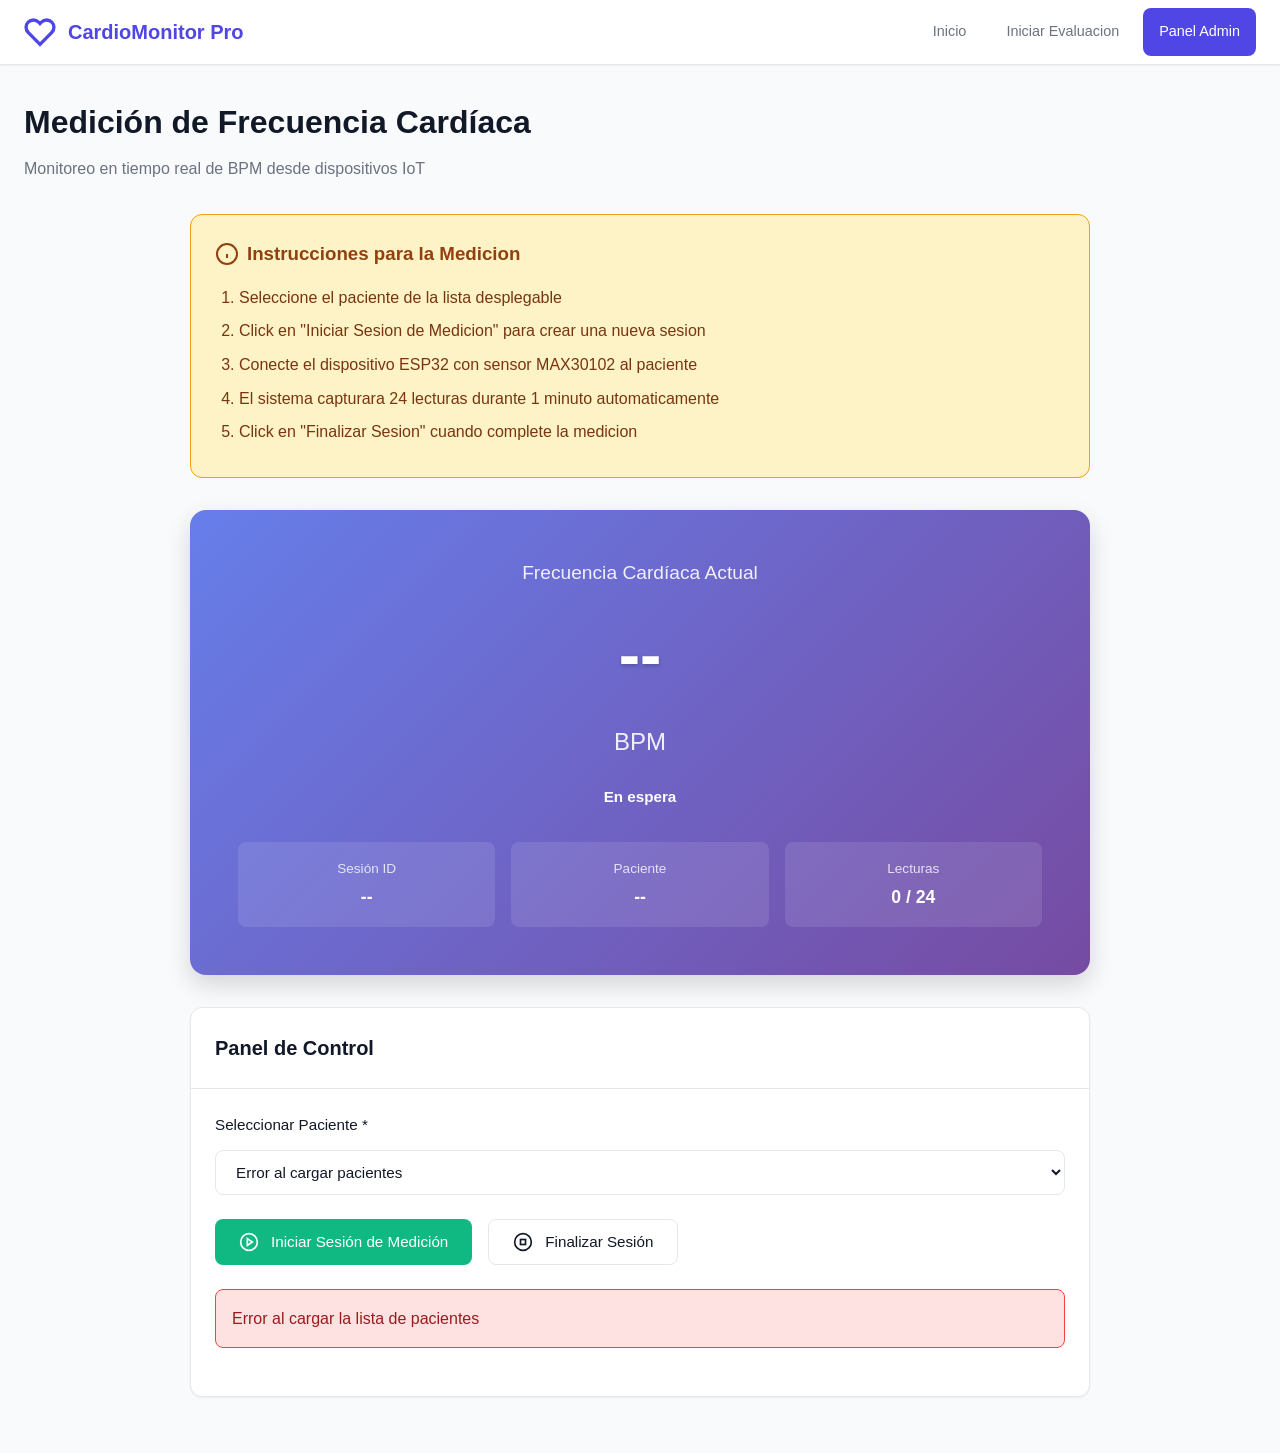
<file: medicion.html>
<!DOCTYPE html>
<html lang="es">
<head>
  <meta charset="UTF-8">
  <meta name="viewport" content="width=device-width, initial-scale=1.0">
  <title>Medición de BPM - CardioMonitor Pro</title>
  <link rel="stylesheet" href="css/global.css">
  <style>
    .monitor-container {
      max-width: 900px;
      margin: 0 auto;
    }
    
    .bpm-display {
      background: linear-gradient(135deg, #667eea 0%, #764ba2 100%);
      color: white;
      padding: 3rem;
      border-radius: 16px;
      text-align: center;
      margin-bottom: 2rem;
      box-shadow: 0 10px 25px rgba(0,0,0,0.15);
    }
    
    .bpm-value {
      font-size: 4rem;
      font-weight: 800;
      margin: 1rem 0;
      text-shadow: 0 2px 4px rgba(0,0,0,0.2);
    }
    
    .bpm-label {
      font-size: 1.2rem;
      opacity: 0.9;
    }
    
    .status-badge {
      display: inline-block;
      padding: 0.5rem 1.5rem;
      border-radius: 20px;
      font-weight: 600;
      margin-top: 1rem;
      font-size: 0.95rem;
    }
    
    .status-waiting {
      background: rgba(255,255,255,0.2);
    }
    
    .status-active {
      background: #10B981;
      animation: pulse 2s ease-in-out infinite;
    }
    
    @keyframes pulse {
      0%, 100% { opacity: 1; }
      50% { opacity: 0.8; }
    }
    
    .instructions-card {
      background: #FEF3C7;
      border: 1px solid #F59E0B;
      border-radius: 12px;
      padding: 1.5rem;
      margin-bottom: 2rem;
    }
    
    .instructions-card h3 {
      color: #92400E;
      margin-bottom: 1rem;
      display: flex;
      align-items: center;
      gap: 0.5rem;
    }
    
    .instructions-card ol {
      margin-left: 1.5rem;
      color: #78350F;
    }
    
    .instructions-card li {
      margin-bottom: 0.5rem;
      line-height: 1.6;
    }
    
    .session-info {
      display: grid;
      grid-template-columns: repeat(auto-fit, minmax(200px, 1fr));
      gap: 1rem;
      margin-top: 1.5rem;
    }
    
    .info-item {
      background: rgba(255,255,255,0.1);
      padding: 1rem;
      border-radius: 8px;
    }
    
    .info-label {
      font-size: 0.85rem;
      opacity: 0.8;
      margin-bottom: 0.25rem;
    }
    
    .info-value {
      font-size: 1.1rem;
      font-weight: 600;
    }
  </style>
</head>
<body>
  <!-- Navigation -->
  <nav class="navbar">
    <div class="nav-container">
      <a href="index.html" class="nav-brand">
        <svg class="brand-icon" viewBox="0 0 24 24" fill="none" stroke="currentColor">
          <path d="M20.84 4.61a5.5 5.5 0 00-7.78 0L12 5.67l-1.06-1.06a5.5 5.5 0 00-7.78 7.78l1.06 1.06L12 21.23l7.78-7.78 1.06-1.06a5.5 5.5 0 000-7.78z"/>
        </svg>
        <span class="brand-text">CardioMonitor Pro</span>
      </a>
      <button class="nav-toggle" onclick="toggleMenu()">
        <svg viewBox="0 0 24 24" fill="none" stroke="currentColor">
          <line x1="3" y1="12" x2="21" y2="12"/>
          <line x1="3" y1="6" x2="21" y2="6"/>
          <line x1="3" y1="18" x2="21" y2="18"/>
        </svg>
      </button>
      <div class="nav-menu" id="navMenu">
        <a href="index.html" class="nav-link">Inicio</a>
        <a href="evaluacion.html" class="nav-link">Iniciar Evaluacion</a>
        <a href="admin.html" class="nav-link active">Panel Admin</a>
      </div>
    </div>
  </nav>

  <!-- Main Content -->
  <div class="container">
    <div class="page-header">
      <h1 class="page-title">Medición de Frecuencia Cardíaca</h1>
      <p class="page-subtitle">
        Monitoreo en tiempo real de BPM desde dispositivos IoT
      </p>
    </div>

    <div class="monitor-container">
      <!-- Instructions -->
      <div class="instructions-card">
        <h3>
          <svg width="24" height="24" viewBox="0 0 24 24" fill="none" stroke="currentColor" stroke-width="2">
            <circle cx="12" cy="12" r="10"/>
            <path d="M12 16v-4M12 8h.01"/>
          </svg>
          Instrucciones para la Medicion
        </h3>
        <ol>
          <li>Seleccione el paciente de la lista desplegable</li>
          <li>Click en "Iniciar Sesion de Medicion" para crear una nueva sesion</li>
          <li>Conecte el dispositivo ESP32 con sensor MAX30102 al paciente</li>
          <li>El sistema capturara 24 lecturas durante 1 minuto automaticamente</li>
          <li>Click en "Finalizar Sesion" cuando complete la medicion</li>
        </ol>
      </div>

      <!-- BPM Monitor Display -->
      <div class="bpm-display">
        <div class="bpm-label">Frecuencia Cardíaca Actual</div>
        <div class="bpm-value" id="bpmValue">--</div>
        <div style="font-size: 1.5rem; opacity: 0.9;">BPM</div>
        <div class="status-badge" id="statusBadge">En espera</div>
        
        <div class="session-info">
          <div class="info-item">
            <div class="info-label">Sesión ID</div>
            <div class="info-value" id="sesionId">--</div>
          </div>
          <div class="info-item">
            <div class="info-label">Paciente</div>
            <div class="info-value" id="pacienteNombre">--</div>
          </div>
          <div class="info-item">
            <div class="info-label">Lecturas</div>
            <div class="info-value" id="lecturaCount">0 / 24</div>
          </div>
        </div>
      </div>

      <!-- Control Panel -->
      <div class="card">
        <div class="card-header">
          <h2 class="card-title">Panel de Control</h2>
        </div>
        <div class="card-body">
          <form id="formSesion">
            <div class="form-group">
              <label class="form-label">Seleccionar Paciente *</label>
              <select id="selectPaciente" class="form-select" required>
                <option value="">Cargando pacientes...</option>
              </select>
            </div>

            <div style="display: flex; gap: 1rem; margin-top: 1.5rem;">
              <button type="submit" class="btn btn-success" id="btnIniciar">
                <svg viewBox="0 0 24 24" fill="none" stroke="currentColor">
                  <circle cx="12" cy="12" r="10"/>
                  <polygon points="10 8 16 12 10 16 10 8"/>
                </svg>
                Iniciar Sesión de Medición
              </button>
              <button type="button" class="btn btn-secondary" id="btnFinalizar" disabled>
                <svg viewBox="0 0 24 24" fill="none" stroke="currentColor">
                  <circle cx="12" cy="12" r="10"/>
                  <rect x="9" y="9" width="6" height="6"/>
                </svg>
                Finalizar Sesión
              </button>
            </div>
          </form>

          <div id="mensaje" style="margin-top: 1.5rem;"></div>
        </div>
      </div>
    </div>
  </div>

  <script src="js/medicion.js"></script>
  <script>
    function toggleMenu() {
      const menu = document.getElementById('navMenu');
      menu.classList.toggle('active');
    }
  </script>
</body>
</html>
</file>
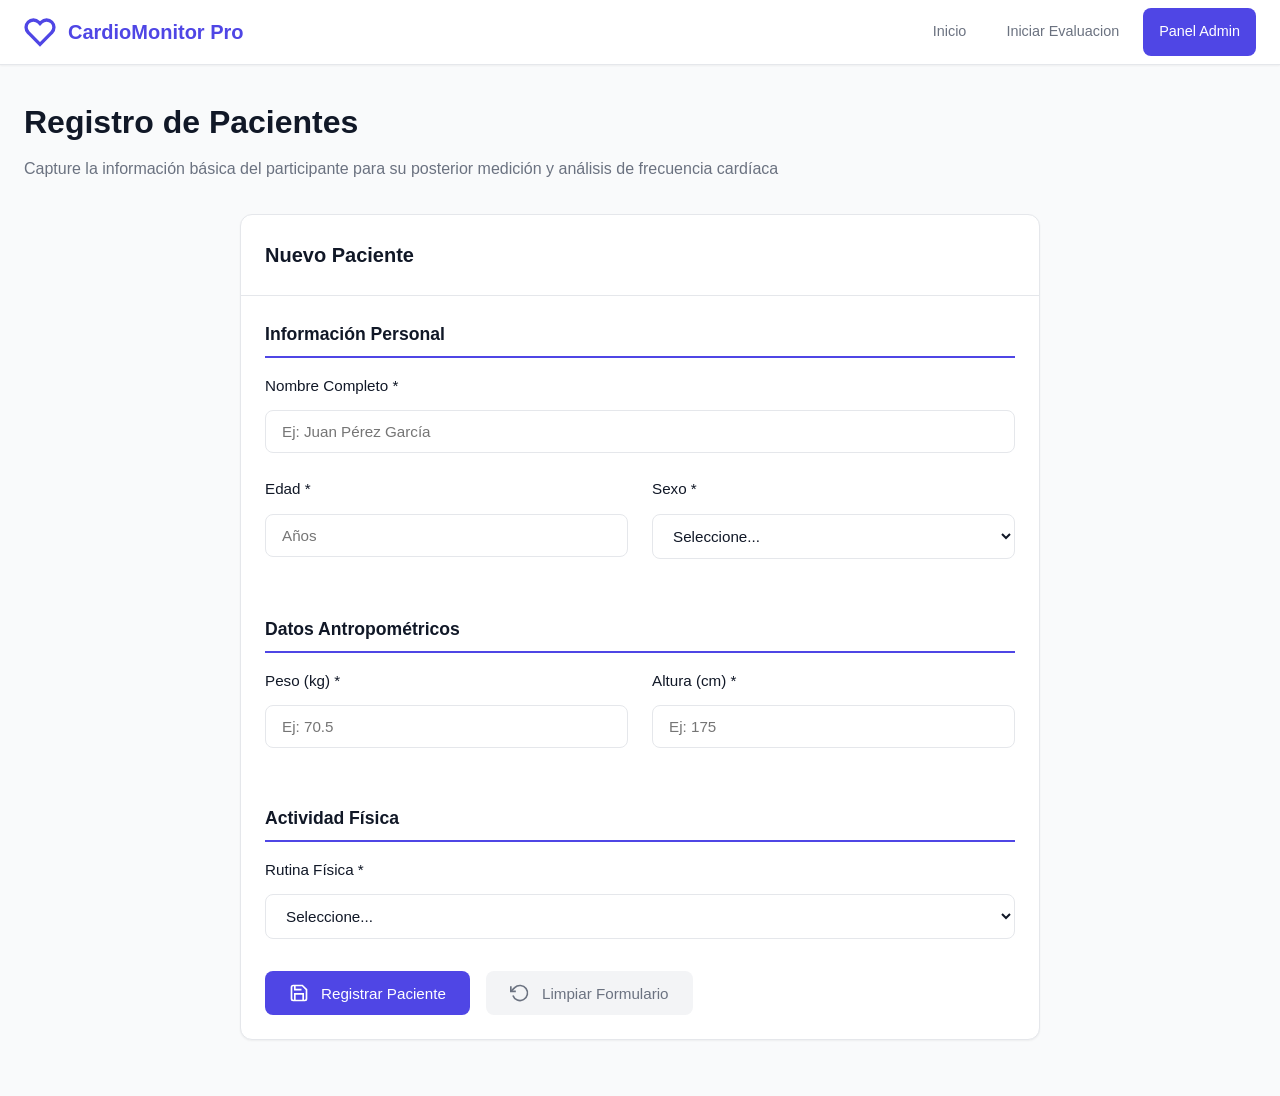
<file: registro.html>
<!DOCTYPE html>
<html lang="es">
<head>
  <meta charset="UTF-8">
  <meta name="viewport" content="width=device-width, initial-scale=1.0">
  <title>Registro de Pacientes - CardioMonitor Pro</title>
  <link rel="stylesheet" href="css/global.css">
  <style>
    .form-card {
      max-width: 800px;
      margin: 0 auto;
    }
    
    .success-message {
      background: #D1FAE5;
      border: 1px solid #10B981;
      color: #047857;
      padding: 1rem;
      border-radius: 8px;
      margin-top: 1rem;
      display: none;
    }
    
    .success-message.show {
      display: block;
      animation: slideIn 0.3s ease;
    }
    
    @keyframes slideIn {
      from {
        opacity: 0;
        transform: translateY(-10px);
      }
      to {
        opacity: 1;
        transform: translateY(0);
      }
    }
    
    .form-grid {
      display: grid;
      grid-template-columns: repeat(auto-fit, minmax(250px, 1fr));
      gap: 1.5rem;
    }
    
    .form-actions {
      display: flex;
      gap: 1rem;
      margin-top: 2rem;
    }
    
    .btn-reset {
      background: #F3F4F6;
      color: #6B7280;
    }
    
    .btn-reset:hover {
      background: #E5E7EB;
    }
  </style>
</head>
<body>
  <!-- Navigation -->
  <nav class="navbar">
    <div class="nav-container">
      <a href="index.html" class="nav-brand">
        <svg class="brand-icon" viewBox="0 0 24 24" fill="none" stroke="currentColor">
          <path d="M20.84 4.61a5.5 5.5 0 00-7.78 0L12 5.67l-1.06-1.06a5.5 5.5 0 00-7.78 7.78l1.06 1.06L12 21.23l7.78-7.78 1.06-1.06a5.5 5.5 0 000-7.78z"/>
        </svg>
        <span class="brand-text">CardioMonitor Pro</span>
      </a>
      <button class="nav-toggle" onclick="toggleMenu()">
        <svg viewBox="0 0 24 24" fill="none" stroke="currentColor">
          <line x1="3" y1="12" x2="21" y2="12"/>
          <line x1="3" y1="6" x2="21" y2="6"/>
          <line x1="3" y1="18" x2="21" y2="18"/>
        </svg>
      </button>
      <div class="nav-menu" id="navMenu">
        <a href="index.html" class="nav-link">Inicio</a>
        <a href="evaluacion.html" class="nav-link">Iniciar Evaluacion</a>
        <a href="admin.html" class="nav-link active">Panel Admin</a>
      </div>
    </div>
  </nav>

  <!-- Main Content -->
  <div class="container">
    <div class="page-header">
      <h1 class="page-title">Registro de Pacientes</h1>
      <p class="page-subtitle">
        Capture la información básica del participante para su posterior medición 
        y análisis de frecuencia cardíaca
      </p>
    </div>

    <div class="form-card">
      <div class="card">
        <div class="card-header">
          <h2 class="card-title">Nuevo Paciente</h2>
        </div>
        <div class="card-body">
          <form id="formPaciente">
            <!-- Personal Information -->
            <div style="margin-bottom: 2rem;">
              <h3 style="font-size: 1.1rem; font-weight: 600; margin-bottom: 1rem; color: var(--text-primary); padding-bottom: 0.5rem; border-bottom: 2px solid var(--primary);">
                Información Personal
              </h3>
              
              <div class="form-group">
                <label class="form-label">Nombre Completo *</label>
                <input type="text" id="nombre" class="form-input" placeholder="Ej: Juan Pérez García" required>
              </div>

              <div class="form-grid">
                <div class="form-group">
                  <label class="form-label">Edad *</label>
                  <input type="number" id="edad" class="form-input" min="1" max="120" placeholder="Años" required>
                </div>

                <div class="form-group">
                  <label class="form-label">Sexo *</label>
                  <select id="sexo" class="form-select" required>
                    <option value="">Seleccione...</option>
                    <option value="Masculino">Masculino</option>
                    <option value="Femenino">Femenino</option>
                  </select>
                </div>
              </div>
            </div>

            <!-- Anthropometric Data -->
            <div style="margin-bottom: 2rem;">
              <h3 style="font-size: 1.1rem; font-weight: 600; margin-bottom: 1rem; color: var(--text-primary); padding-bottom: 0.5rem; border-bottom: 2px solid var(--primary);">
                Datos Antropométricos
              </h3>
              
              <div class="form-grid">
                <div class="form-group">
                  <label class="form-label">Peso (kg) *</label>
                  <input type="number" id="peso" class="form-input" step="0.1" min="1" placeholder="Ej: 70.5" required>
                </div>

                <div class="form-group">
                  <label class="form-label">Altura (cm) *</label>
                  <input type="number" id="altura" class="form-input" min="1" placeholder="Ej: 175" required>
                </div>
              </div>
            </div>

            <!-- Activity Information -->
            <div style="margin-bottom: 2rem;">
              <h3 style="font-size: 1.1rem; font-weight: 600; margin-bottom: 1rem; color: var(--text-primary); padding-bottom: 0.5rem; border-bottom: 2px solid var(--primary);">
                Actividad Física
              </h3>
              
              <div class="form-group">
                <label class="form-label">Rutina Física *</label>
                <select id="rutina" class="form-select" required>
                  <option value="">Seleccione...</option>
                  <option value="Sedentario">Sedentario - Poca o ninguna actividad física</option>
                  <option value="Activo">Activo - Ejercicio regular 3+ días por semana</option>
                </select>
              </div>
            </div>

            <!-- Form Actions -->
            <div class="form-actions">
              <button type="submit" class="btn btn-primary">
                <svg viewBox="0 0 24 24" fill="none" stroke="currentColor">
                  <path d="M19 21H5a2 2 0 01-2-2V5a2 2 0 012-2h11l5 5v11a2 2 0 01-2 2z"/>
                  <polyline points="17 21 17 13 7 13 7 21"/>
                  <polyline points="7 3 7 8 15 8"/>
                </svg>
                Registrar Paciente
              </button>
              <button type="reset" class="btn btn-reset">
                <svg viewBox="0 0 24 24" fill="none" stroke="currentColor">
                  <polyline points="1 4 1 10 7 10"/>
                  <path d="M3.51 15a9 9 0 102.13-9.36L1 10"/>
                </svg>
                Limpiar Formulario
              </button>
            </div>
          </form>

          <!-- Success Message -->
          <div id="resultado" class="success-message"></div>
        </div>
      </div>
    </div>
  </div>

  <script src="js/registro.js"></script>
  <script>
    function toggleMenu() {
      const menu = document.getElementById('navMenu');
      menu.classList.toggle('active');
    }
  </script>
</body>
</html>
</file>
<file: css/global.css>
/* ===================================================================
   GLOBAL STYLES - CARDIOMONITOR PRO
   Estilos compartidos para todas las páginas
   ================================================================ */

/* === RESET & BASE === */
* {
  margin: 0;
  padding: 0;
  box-sizing: border-box;
}

:root {
  /* Colors */
  --primary: #4F46E5;
  --primary-dark: #4338CA;
  --primary-light: #818CF8;
  --secondary: #10B981;
  --danger: #EF4444;
  --warning: #F59E0B;
  --info: #3B82F6;
  
  /* Backgrounds */
  --bg-primary: #F9FAFB;
  --bg-secondary: #FFFFFF;
  --bg-tertiary: #F3F4F6;
  
  /* Text */
  --text-primary: #111827;
  --text-secondary: #6B7280;
  --text-tertiary: #9CA3AF;
  
  /* Borders */
  --border-color: #E5E7EB;
  --border-radius: 12px;
  --border-radius-sm: 8px;
  
  /* Shadows */
  --shadow-sm: 0 1px 2px 0 rgba(0, 0, 0, 0.05);
  --shadow-md: 0 4px 6px -1px rgba(0, 0, 0, 0.1), 0 2px 4px -1px rgba(0, 0, 0, 0.06);
  --shadow-lg: 0 10px 15px -3px rgba(0, 0, 0, 0.1), 0 4px 6px -2px rgba(0, 0, 0, 0.05);
  
  /* Spacing */
  --spacing-xs: 0.5rem;
  --spacing-sm: 0.75rem;
  --spacing-md: 1rem;
  --spacing-lg: 1.5rem;
  --spacing-xl: 2rem;
  --spacing-2xl: 3rem;
}

body {
  font-family: -apple-system, BlinkMacSystemFont, 'Segoe UI', Roboto, 'Helvetica Neue', Arial, sans-serif;
  background: var(--bg-primary);
  color: var(--text-primary);
  line-height: 1.6;
  min-height: 100vh;
}

/* === NAVIGATION === */
.navbar {
  background: var(--bg-secondary);
  border-bottom: 1px solid var(--border-color);
  box-shadow: var(--shadow-sm);
  position: sticky;
  top: 0;
  z-index: 1000;
}

.nav-container {
  max-width: 1400px;
  margin: 0 auto;
  padding: 0 var(--spacing-lg);
  display: flex;
  justify-content: space-between;
  align-items: center;
  height: 64px;
}

.nav-brand {
  display: flex;
  align-items: center;
  gap: var(--spacing-sm);
  font-weight: 600;
  font-size: 1.25rem;
  color: var(--primary);
  text-decoration: none;
}

.brand-icon {
  width: 32px;
  height: 32px;
  stroke-width: 2.5px;
}

.nav-menu {
  display: flex;
  gap: var(--spacing-xs);
}

.nav-link {
  padding: var(--spacing-sm) var(--spacing-md);
  text-decoration: none;
  color: var(--text-secondary);
  font-weight: 500;
  border-radius: var(--border-radius-sm);
  transition: all 0.2s;
  font-size: 0.9rem;
}

.nav-link:hover {
  background: var(--bg-tertiary);
  color: var(--text-primary);
}

.nav-link.active {
  background: var(--primary);
  color: white;
}

/* === MAIN CONTAINER === */
.container {
  max-width: 1400px;
  margin: 0 auto;
  padding: var(--spacing-xl) var(--spacing-lg);
}

/* === PAGE HEADER === */
.page-header {
  margin-bottom: var(--spacing-xl);
}

.page-title {
  font-size: 2rem;
  font-weight: 700;
  color: var(--text-primary);
  margin-bottom: var(--spacing-xs);
}

.page-subtitle {
  color: var(--text-secondary);
  font-size: 1rem;
}

/* === CARD === */
.card {
  background: var(--bg-secondary);
  border-radius: var(--border-radius);
  box-shadow: var(--shadow-sm);
  border: 1px solid var(--border-color);
  overflow: hidden;
  margin-bottom: var(--spacing-lg);
}

.card-header {
  padding: var(--spacing-lg);
  border-bottom: 1px solid var(--border-color);
}

.card-title {
  font-size: 1.25rem;
  font-weight: 600;
  color: var(--text-primary);
}

.card-body {
  padding: var(--spacing-lg);
}

/* === BUTTONS === */
.btn {
  display: inline-flex;
  align-items: center;
  gap: var(--spacing-sm);
  padding: var(--spacing-sm) var(--spacing-lg);
  border: none;
  border-radius: var(--border-radius-sm);
  font-weight: 500;
  cursor: pointer;
  transition: all 0.2s;
  text-decoration: none;
  font-size: 0.95rem;
}

.btn-primary {
  background: var(--primary);
  color: white;
}

.btn-primary:hover {
  background: var(--primary-dark);
  box-shadow: var(--shadow-md);
}

.btn-secondary {
  background: var(--bg-secondary);
  color: var(--text-primary);
  border: 1px solid var(--border-color);
}

.btn-secondary:hover {
  background: var(--bg-tertiary);
}

.btn-success {
  background: var(--secondary);
  color: white;
}

.btn-success:hover {
  background: #059669;
}

.btn svg {
  width: 20px;
  height: 20px;
  stroke-width: 2px;
}

/* === FORM === */
.form-group {
  margin-bottom: var(--spacing-lg);
}

.form-label {
  display: block;
  margin-bottom: var(--spacing-sm);
  font-weight: 500;
  color: var(--text-primary);
  font-size: 0.95rem;
}

.form-input,
.form-select {
  width: 100%;
  padding: var(--spacing-sm) var(--spacing-md);
  border: 1px solid var(--border-color);
  border-radius: var(--border-radius-sm);
  background: var(--bg-secondary);
  color: var(--text-primary);
  font-size: 0.95rem;
  transition: all 0.2s;
}

.form-input:focus,
.form-select:focus {
  outline: none;
  border-color: var(--primary);
  box-shadow: 0 0 0 3px rgba(79, 70, 229, 0.1);
}

.form-row {
  display: grid;
  grid-template-columns: repeat(auto-fit, minmax(200px, 1fr));
  gap: var(--spacing-md);
}

/* === TABLE === */
.table-container {
  overflow-x: auto;
}

.table {
  width: 100%;
  border-collapse: collapse;
}

.table th {
  background: var(--bg-tertiary);
  padding: var(--spacing-md);
  text-align: left;
  font-weight: 600;
  font-size: 0.875rem;
  color: var(--text-secondary);
  text-transform: uppercase;
  letter-spacing: 0.05em;
}

.table td {
  padding: var(--spacing-md);
  border-top: 1px solid var(--border-color);
  color: var(--text-secondary);
}

.table tr:hover {
  background: var(--bg-tertiary);
}

.table-actions {
  display: flex;
  gap: var(--spacing-sm);
}

/* === LOADING & STATES === */
.loading-container {
  display: flex;
  flex-direction: column;
  align-items: center;
  justify-content: center;
  min-height: 400px;
  gap: var(--spacing-lg);
}

.spinner {
  width: 48px;
  height: 48px;
  border: 4px solid var(--bg-tertiary);
  border-top-color: var(--primary);
  border-radius: 50%;
  animation: spin 0.8s linear infinite;
}

@keyframes spin {
  to { transform: rotate(360deg); }
}

.hidden {
  display: none !important;
}

/* === ALERTS === */
.alert {
  padding: var(--spacing-md);
  border-radius: var(--border-radius-sm);
  margin-bottom: var(--spacing-lg);
}

.alert-success {
  background: #D1FAE5;
  color: #047857;
  border: 1px solid #10B981;
}

.alert-error {
  background: #FEE2E2;
  color: #991B1B;
  border: 1px solid #EF4444;
}

.alert-info {
  background: #DBEAFE;
  color: #1E40AF;
  border: 1px solid #3B82F6;
}

/* === BADGES === */
.badge {
  display: inline-block;
  padding: 0.25rem 0.75rem;
  border-radius: 9999px;
  font-size: 0.75rem;
  font-weight: 500;
}

.badge-success {
  background: #D1FAE5;
  color: #047857;
}

.badge-warning {
  background: #FEF3C7;
  color: #92400E;
}

.badge-danger {
  background: #FEE2E2;
  color: #991B1B;
}

/* === RESPONSIVE === */
@media (max-width: 768px) {
  .nav-menu {
    display: none;
  }
  
  .nav-container {
    justify-content: center;
  }
  
  .form-row {
    grid-template-columns: 1fr;
  }
  
  .page-title {
    font-size: 1.5rem;
  }
}

/* Mobile Menu Toggle */
.nav-toggle {
  display: none;
  background: none;
  border: none;
  cursor: pointer;
  padding: var(--spacing-sm);
}

.nav-toggle svg {
  width: 24px;
  height: 24px;
  stroke: var(--text-primary);
}

@media (max-width: 768px) {
  .nav-toggle {
    display: block;
  }
  
  .nav-container {
    justify-content: space-between;
  }
  
  .nav-menu {
    display: none;
    position: absolute;
    top: 64px;
    left: 0;
    right: 0;
    background: var(--bg-secondary);
    border-bottom: 1px solid var(--border-color);
    padding: var(--spacing-md);
    flex-direction: column;
    box-shadow: var(--shadow-lg);
  }
  
  .nav-menu.active {
    display: flex;
  }
}
</file>
<file: css/analisis-pro.css>
/* ===================================================================
   ANALISIS PRO - PROFESSIONAL DASHBOARD CSS
   ================================================================ */

/* === RESET & BASE === */
* {
  margin: 0;
  padding: 0;
  box-sizing: border-box;
}

:root {
  /* Colors */
  --primary: #4F46E5;
  --primary-dark: #4338CA;
  --secondary: #10B981;
  --danger: #EF4444;
  --warning: #F59E0B;
  --info: #3B82F6;
  
  /* Backgrounds */
  --bg-primary: #F9FAFB;
  --bg-secondary: #FFFFFF;
  --bg-tertiary: #F3F4F6;
  
  /* Text */
  --text-primary: #111827;
  --text-secondary: #6B7280;
  --text-tertiary: #9CA3AF;
  
  /* Borders */
  --border-color: #E5E7EB;
  --border-radius: 12px;
  --border-radius-sm: 8px;
  
  /* Shadows */
  --shadow-sm: 0 1px 2px 0 rgba(0, 0, 0, 0.05);
  --shadow-md: 0 4px 6px -1px rgba(0, 0, 0, 0.1), 0 2px 4px -1px rgba(0, 0, 0, 0.06);
  --shadow-lg: 0 10px 15px -3px rgba(0, 0, 0, 0.1), 0 4px 6px -2px rgba(0, 0, 0, 0.05);
  --shadow-xl: 0 20px 25px -5px rgba(0, 0, 0, 0.1), 0 10px 10px -5px rgba(0, 0, 0, 0.04);
  
  /* Spacing */
  --spacing-xs: 0.5rem;
  --spacing-sm: 0.75rem;
  --spacing-md: 1rem;
  --spacing-lg: 1.5rem;
  --spacing-xl: 2rem;
  --spacing-2xl: 3rem;
}

body {
  font-family: -apple-system, BlinkMacSystemFont, 'Segoe UI', Roboto, 'Helvetica Neue', Arial, sans-serif;
  background: var(--bg-primary);
  color: var(--text-primary);
  line-height: 1.6;
  min-height: 100vh;
}

/* === NAVIGATION === */
.navbar {
  background: var(--bg-secondary);
  border-bottom: 1px solid var(--border-color);
  box-shadow: var(--shadow-sm);
  position: sticky;
  top: 0;
  z-index: 1000;
}

.nav-container {
  max-width: 1400px;
  margin: 0 auto;
  padding: 0 var(--spacing-lg);
  display: flex;
  justify-content: space-between;
  align-items: center;
  height: 64px;
}

.nav-brand {
  display: flex;
  align-items: center;
  gap: var(--spacing-sm);
  font-weight: 600;
  font-size: 1.25rem;
  color: var(--primary);
}

.brand-icon {
  width: 32px;
  height: 32px;
  stroke-width: 2.5px;
}

.nav-menu {
  display: flex;
  gap: var(--spacing-sm);
}

.nav-link {
  padding: var(--spacing-sm) var(--spacing-md);
  text-decoration: none;
  color: var(--text-secondary);
  font-weight: 500;
  border-radius: var(--border-radius-sm);
  transition: all 0.2s;
}

.nav-link:hover {
  background: var(--bg-tertiary);
  color: var(--text-primary);
}

.nav-link.active {
  background: var(--primary);
  color: white;
}

/* === LOADING STATE === */
.loading-container {
  display: flex;
  flex-direction: column;
  align-items: center;
  justify-content: center;
  min-height: calc(100vh - 64px);
  gap: var(--spacing-lg);
}

.spinner {
  width: 48px;
  height: 48px;
  border: 4px solid var(--bg-tertiary);
  border-top-color: var(--primary);
  border-radius: 50%;
  animation: spin 0.8s linear infinite;
}

@keyframes spin {
  to { transform: rotate(360deg); }
}

.loading-text {
  color: var(--text-secondary);
  font-size: 1.125rem;
}

/* === ERROR STATE === */
.error-container {
  display: flex;
  align-items: center;
  justify-content: center;
  min-height: calc(100vh - 64px);
  padding: var(--spacing-lg);
}

.error-card {
  background: var(--bg-secondary);
  border-radius: var(--border-radius);
  box-shadow: var(--shadow-lg);
  padding: var(--spacing-2xl);
  text-align: center;
  max-width: 400px;
}

.error-icon {
  width: 64px;
  height: 64px;
  color: var(--danger);
  stroke-width: 2px;
  margin-bottom: var(--spacing-lg);
}

.error-title {
  font-size: 1.5rem;
  font-weight: 600;
  margin-bottom: var(--spacing-sm);
}

.error-message {
  color: var(--text-secondary);
  margin-bottom: var(--spacing-lg);
}

.error-button {
  background: var(--primary);
  color: white;
  border: none;
  padding: var(--spacing-sm) var(--spacing-lg);
  border-radius: var(--border-radius-sm);
  font-weight: 500;
  cursor: pointer;
  transition: all 0.2s;
}

.error-button:hover {
  background: var(--primary-dark);
}

/* === DASHBOARD === */
.dashboard {
  max-width: 1400px;
  margin: 0 auto;
  padding: var(--spacing-xl) var(--spacing-lg);
}

.hidden {
  display: none !important;
}

/* === PAGE HEADER === */
.page-header {
  display: flex;
  justify-content: space-between;
  align-items: flex-start;
  margin-bottom: var(--spacing-xl);
}

.page-title {
  font-size: 2rem;
  font-weight: 700;
  color: var(--text-primary);
  margin-bottom: var(--spacing-xs);
}

.page-subtitle {
  color: var(--text-secondary);
  font-size: 1rem;
}

.header-actions {
  display: flex;
  gap: var(--spacing-sm);
}

.btn-primary, .btn-secondary, .btn-icon {
  display: flex;
  align-items: center;
  gap: var(--spacing-sm);
  padding: var(--spacing-sm) var(--spacing-md);
  border: none;
  border-radius: var(--border-radius-sm);
  font-weight: 500;
  cursor: pointer;
  transition: all 0.2s;
}

.btn-primary {
  background: var(--primary);
  color: white;
}

.btn-primary:hover {
  background: var(--primary-dark);
  box-shadow: var(--shadow-md);
}

.btn-secondary {
  background: var(--bg-secondary);
  color: var(--text-primary);
  border: 1px solid var(--border-color);
}

.btn-secondary:hover {
  background: var(--bg-tertiary);
}

.btn-primary svg, .btn-secondary svg {
  width: 20px;
  height: 20px;
  stroke-width: 2px;
}

/* === METRICS CARDS === */
.metrics-grid {
  display: grid;
  grid-template-columns: repeat(auto-fit, minmax(250px, 1fr));
  gap: var(--spacing-lg);
  margin-bottom: var(--spacing-xl);
}

.metric-card {
  background: var(--bg-secondary);
  border-radius: var(--border-radius);
  padding: var(--spacing-lg);
  box-shadow: var(--shadow-sm);
  border: 1px solid var(--border-color);
  display: flex;
  gap: var(--spacing-md);
  transition: all 0.2s;
}

.metric-card:hover {
  box-shadow: var(--shadow-md);
  transform: translateY(-2px);
}

.metric-icon {
  width: 48px;
  height: 48px;
  border-radius: var(--border-radius-sm);
  display: flex;
  align-items: center;
  justify-content: center;
  flex-shrink: 0;
}

.metric-icon svg {
  width: 24px;
  height: 24px;
  stroke-width: 2px;
}

.metric-icon-blue {
  background: #DBEAFE;
  color: #1E40AF;
}

.metric-icon-green {
  background: #D1FAE5;
  color: #047857;
}

.metric-icon-purple {
  background: #E9D5FF;
  color: #7C3AED;
}

.metric-icon-orange {
  background: #FED7AA;
  color: #C2410C;
}

.metric-content {
  flex: 1;
}

.metric-label {
  font-size: 0.875rem;
  color: var(--text-secondary);
  margin-bottom: var(--spacing-xs);
}

.metric-value {
  font-size: 1.875rem;
  font-weight: 700;
  color: var(--text-primary);
  margin-bottom: var(--spacing-xs);
}

.metric-trend {
  display: flex;
  align-items: center;
  gap: 0.25rem;
  font-size: 0.875rem;
}

.metric-trend svg {
  width: 16px;
  height: 16px;
  stroke-width: 2px;
}

.trend-positive {
  color: var(--secondary);
}

.trend-neutral {
  color: var(--text-tertiary);
}

/* === CONTENT GRID === */
.content-grid {
  display: grid;
  grid-template-columns: 1fr 1fr;
  gap: var(--spacing-xl);
  margin-bottom: var(--spacing-xl);
}

@media (max-width: 1024px) {
  .content-grid {
    grid-template-columns: 1fr;
  }
}

/* === CARD === */
.card {
  background: var(--bg-secondary);
  border-radius: var(--border-radius);
  box-shadow: var(--shadow-sm);
  border: 1px solid var(--border-color);
  overflow: hidden;
}

.card-header {
  padding: var(--spacing-lg);
  border-bottom: 1px solid var(--border-color);
  display: flex;
  justify-content: space-between;
  align-items: center;
}

.card-title {
  font-size: 1.125rem;
  font-weight: 600;
  color: var(--text-primary);
}

.card-badge {
  background: #DBEAFE;
  color: #1E40AF;
  padding: 0.25rem 0.75rem;
  border-radius: 9999px;
  font-size: 0.75rem;
  font-weight: 500;
}

.card-select {
  padding: 0.5rem 2rem 0.5rem 0.75rem;
  border: 1px solid var(--border-color);
  border-radius: var(--border-radius-sm);
  background: var(--bg-secondary);
  color: var(--text-primary);
  font-size: 0.875rem;
  cursor: pointer;
  appearance: none;
  background-image: url("data:image/svg+xml,%3Csvg xmlns='http://www.w3.org/2000/svg' fill='none' viewBox='0 0 20 20'%3E%3Cpath stroke='%236B7280' stroke-linecap='round' stroke-linejoin='round' stroke-width='1.5' d='M6 8l4 4 4-4'/%3E%3C/svg%3E");
  background-position: right 0.5rem center;
  background-repeat: no-repeat;
  background-size: 1.5em 1.5em;
}

.card-body {
  padding: var(--spacing-lg);
}

.btn-icon {
  background: transparent;
  padding: var(--spacing-xs);
}

.btn-icon svg {
  width: 20px;
  height: 20px;
}

/* === EXECUTIVE SUMMARY === */
.executive-summary {
  margin-bottom: var(--spacing-xl);
}

.executive-summary p {
  margin-bottom: var(--spacing-md);
  line-height: 1.8;
  color: var(--text-secondary);
}

.executive-summary strong {
  color: var(--text-primary);
  font-weight: 600;
}

.summary-section {
  margin-top: var(--spacing-xl);
}

.summary-title {
  font-size: 1rem;
  font-weight: 600;
  color: var(--text-primary);
  margin-bottom: var(--spacing-md);
  padding-bottom: var(--spacing-sm);
  border-bottom: 2px solid var(--primary);
  display: inline-block;
}

/* === CLASSIFICATION === */
.classification-list {
  display: flex;
  flex-direction: column;
  gap: var(--spacing-lg);
}

.classification-item {
  padding: var(--spacing-md);
  border-radius: var(--border-radius-sm);
  border-left: 4px solid;
}

.classification-low {
  background: #FEF3C7;
  border-color: #F59E0B;
}

.classification-normal {
  background: #D1FAE5;
  border-color: #10B981;
}

.classification-high {
  background: #FEE2E2;
  border-color: #EF4444;
}

.classification-header {
  display: flex;
  justify-content: space-between;
  align-items: center;
  margin-bottom: var(--spacing-sm);
}

.classification-label {
  font-weight: 600;
  font-size: 0.875rem;
}

.classification-value {
  font-weight: 700;
  font-size: 1.125rem;
}

.classification-bar {
  height: 8px;
  background: rgba(0, 0, 0, 0.1);
  border-radius: 9999px;
  overflow: hidden;
  margin-bottom: var(--spacing-sm);
}

.classification-fill {
  height: 100%;
  background: currentColor;
  transition: width 0.6s ease;
}

.classification-low .classification-fill {
  background: #F59E0B;
}

.classification-normal .classification-fill {
  background: #10B981;
}

.classification-high .classification-fill {
  background: #EF4444;
}

.classification-desc {
  font-size: 0.75rem;
  color: var(--text-secondary);
}

/* === FINDINGS === */
.findings-list {
  display: flex;
  flex-direction: column;
  gap: var(--spacing-sm);
}

.findings-list p {
  padding-left: var(--spacing-lg);
  position: relative;
  color: var(--text-secondary);
  line-height: 1.6;
}

.findings-list p::before {
  content: '';
  position: absolute;
  left: 0;
  top: 0.5rem;
  width: 6px;
  height: 6px;
  background: var(--primary);
  border-radius: 50%;
}

/* === CHARTS === */
.chart-container {
  position: relative;
  height: 300px;
  margin-bottom: var(--spacing-md);
}

.chart-container-small {
  position: relative;
  height: 200px;
}

.chart-legend {
  display: grid;
  grid-template-columns: repeat(auto-fit, minmax(120px, 1fr));
  gap: var(--spacing-md);
  padding: var(--spacing-md);
  background: var(--bg-tertiary);
  border-radius: var(--border-radius-sm);
}

.legend-item {
  display: flex;
  align-items: center;
  gap: var(--spacing-sm);
}

.legend-color {
  width: 16px;
  height: 16px;
  border-radius: 4px;
}

.legend-text {
  font-size: 0.875rem;
  color: var(--text-secondary);
}

.legend-value {
  font-weight: 600;
  color: var(--text-primary);
}

.charts-grid {
  display: grid;
  grid-template-columns: repeat(auto-fit, minmax(250px, 1fr));
  gap: var(--spacing-lg);
  margin-top: var(--spacing-lg);
}

/* === DATA TABLE === */
.table-container {
  overflow-x: auto;
}

.data-table {
  width: 100%;
  border-collapse: collapse;
}

.data-table th {
  background: var(--bg-tertiary);
  padding: var(--spacing-md);
  text-align: left;
  font-weight: 600;
  font-size: 0.875rem;
  color: var(--text-secondary);
  text-transform: uppercase;
  letter-spacing: 0.05em;
}

.data-table td {
  padding: var(--spacing-md);
  border-top: 1px solid var(--border-color);
  color: var(--text-secondary);
}

.data-table tr:hover {
  background: var(--bg-tertiary);
}

.table-badge {
  display: inline-block;
  padding: 0.25rem 0.75rem;
  border-radius: 9999px;
  font-size: 0.75rem;
  font-weight: 500;
}

.badge-normal {
  background: #D1FAE5;
  color: #047857;
}

.badge-low {
  background: #FEF3C7;
  color: #92400E;
}

.badge-high {
  background: #FEE2E2;
  color: #991B1B;
}

/* === RESPONSIVE === */
@media (max-width: 768px) {
  .page-header {
    flex-direction: column;
    gap: var(--spacing-md);
  }

  .header-actions {
    width: 100%;
    justify-content: stretch;
  }

  .btn-primary, .btn-secondary {
    flex: 1;
  }

  .metrics-grid {
    grid-template-columns: 1fr;
  }

  .nav-menu {
    display: none;
  }
}

/* === PRINT STYLES === */
@media print {
  body {
    background: white;
  }

  .navbar,
  .header-actions {
    display: none;
  }

  .card {
    break-inside: avoid;
    box-shadow: none;
    border: 1px solid #ddd;
  }
}
</file>
